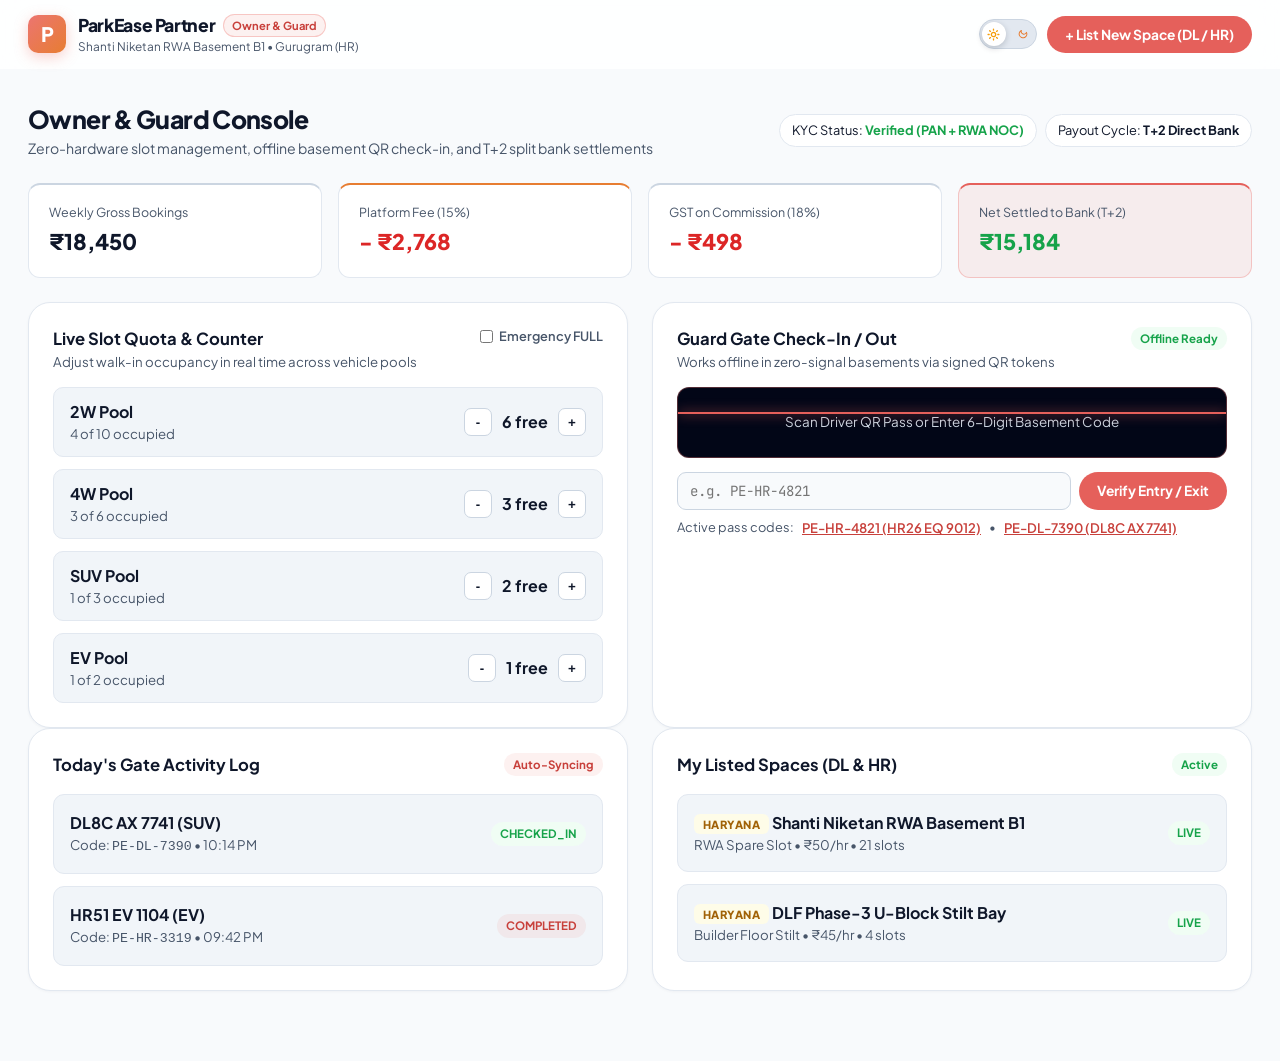
<file: ParkEase-Owner-Guard/index.html>
<!DOCTYPE html>
<html lang="en">
<head>
  <meta charset="UTF-8" />
  <meta name="viewport" content="width=device-width, initial-scale=1.0" />
  <title>ParkEase Partner — Owner & Guard Operations Console</title>
  <link rel="stylesheet" href="styles.css" />
  <link rel="preconnect" href="https://fonts.googleapis.com">
  <link rel="preconnect" href="https://fonts.gstatic.com" crossorigin>
  <link href="https://fonts.googleapis.com/css2?family=Plus+Jakarta+Sans:wght@400;500;600;700;800&family=JetBrains+Mono:wght@500;600&display=swap" rel="stylesheet">
</head>
<body>
  <header class="navbar">
    <div class="nav-inner">
      <div class="nav-brand">
        <div class="brand-logo owner-accent">P</div>
        <div>
          <div class="brand-title-line">
            <span class="brand-name">ParkEase Partner</span>
            <span class="region-pill">Owner & Guard</span>
          </div>
          <span class="brand-sub">Shanti Niketan RWA Basement B1 • Gurugram (HR)</span>
        </div>
      </div>

      <div class="nav-actions">
        <button id="themeToggle" class="theme-switch" role="switch" aria-checked="false" aria-label="Toggle Dark Mode" title="Switch Theme">
          <span class="theme-track">
            <span class="theme-icon sun" aria-hidden="true">
              <svg width="13" height="13" viewBox="0 0 24 24" fill="none" stroke="currentColor" stroke-width="2.4" stroke-linecap="round" stroke-linejoin="round"><circle cx="12" cy="12" r="4"/><path d="M12 2v2"/><path d="M12 20v2"/><path d="m4.93 4.93 1.41 1.41"/><path d="m17.66 17.66 1.41 1.41"/><path d="M2 12h2"/><path d="M20 12h2"/><path d="m6.34 17.66-1.41 1.41"/><path d="m19.07 4.93-1.41 1.41"/></svg>
            </span>
            <span class="theme-icon moon" aria-hidden="true">
              <svg width="12" height="12" viewBox="0 0 24 24" fill="none" stroke="currentColor" stroke-width="2.4" stroke-linecap="round" stroke-linejoin="round"><path d="M12 3a6 6 0 0 0 9 9 9 9 0 1 1-9-9Z"/></svg>
            </span>
            <span class="theme-thumb"></span>
          </span>
        </button>

        <button id="openOnboardModalBtn" class="btn-primary">+ List New Space (DL / HR)</button>
      </div>
    </div>
  </header>

  <main class="container">
    <div class="page-head">
      <div>
        <h1>Owner & Guard Console</h1>
        <p class="muted">Zero-hardware slot management, offline basement QR check-in, and T+2 split bank settlements</p>
      </div>
      <div class="pill-group">
        <span class="info-pill">KYC Status: <strong style="color:var(--success)">Verified (PAN + RWA NOC)</strong></span>
        <span class="info-pill">Payout Cycle: <strong>T+2 Direct Bank</strong></span>
      </div>
    </div>

    <!-- Financial Split KPIs -->
    <div class="stats-grid">
      <div class="stat-card">
        <span class="stat-label">Weekly Gross Bookings</span>
        <strong class="stat-num" id="ownerGrossKpi">₹18,450</strong>
      </div>
      <div class="stat-card">
        <span class="stat-label">Platform Fee (15%)</span>
        <strong class="stat-num danger" id="ownerCommKpi">- ₹2,768</strong>
      </div>
      <div class="stat-card">
        <span class="stat-label">GST on Commission (18%)</span>
        <strong class="stat-num danger" id="ownerGstKpi">- ₹498</strong>
      </div>
      <div class="stat-card accent">
        <span class="stat-label">Net Settled to Bank (T+2)</span>
        <strong class="stat-num success" id="ownerNetKpi">₹15,184</strong>
      </div>
    </div>

    <!-- Slot Quota + Offline Guard Gate Check-In -->
    <div class="two-col-grid">
      <div class="surface-card">
        <div class="card-top">
          <div>
            <h3>Live Slot Quota & Counter</h3>
            <p class="card-sub">Adjust walk-in occupancy in real time across vehicle pools</p>
          </div>
          <label class="switch-pill">
            <input type="checkbox" id="emergencyFullToggle" />
            <span>Emergency FULL</span>
          </label>
        </div>
        <div id="ownerInventoryControls" class="quota-list"></div>
      </div>

      <div class="surface-card">
        <div class="card-top">
          <div>
            <h3>Guard Gate Check-In / Out</h3>
            <p class="card-sub">Works offline in zero-signal basements via signed QR tokens</p>
          </div>
          <span class="status-badge success">Offline Ready</span>
        </div>

        <div class="scanner-viewport">
          <div class="laser-line"></div>
          <p>Scan Driver QR Pass or Enter 6-Digit Basement Code</p>
        </div>

        <div class="code-entry-row">
          <input type="text" id="manualCodeInput" placeholder="e.g. PE-HR-4821" />
          <button id="verifyCheckInBtn" class="btn-primary">Verify Entry / Exit</button>
        </div>

        <div class="demo-helper">
          <span>Active pass codes:</span>
          <button class="text-btn" data-sample="PE-HR-4821">PE-HR-4821 (HR26 EQ 9012)</button>
          <span>•</span>
          <button class="text-btn" data-sample="PE-DL-7390">PE-DL-7390 (DL8C AX 7741)</button>
        </div>
        <div id="scanResultLog" class="scan-feedback"></div>
      </div>
    </div>

    <!-- Recent Arrivals & Submitted Spaces -->
    <div class="two-col-grid">
      <div class="surface-card">
        <div class="card-top">
          <h3>Today's Gate Activity Log</h3>
          <span class="status-badge">Auto-Syncing</span>
        </div>
        <div id="gateLogList" class="queue-stack"></div>
      </div>

      <div class="surface-card">
        <div class="card-top">
          <h3>My Listed Spaces (DL & HR)</h3>
          <span class="status-badge success">Active</span>
        </div>
        <div id="mySpacesList" class="queue-stack"></div>
      </div>
    </div>
  </main>

  <!-- List New Space Modal -->
  <div id="onboardModal" class="modal hidden" role="dialog" aria-modal="true">
    <div class="modal-backdrop" data-close="onboardModal"></div>
    <div class="modal-sheet">
      <div class="modal-head">
        <h3>List Space (New Delhi & Haryana)</h3>
        <button class="close-x" data-close="onboardModal">&times;</button>
      </div>
      <form id="onboardForm" class="modal-content">
        <div class="form-grid">
          <div class="field">
            <label>State / UT (Phase 1)</label>
            <select id="newState">
              <option value="DL">New Delhi (DL)</option>
              <option value="HR" selected>Haryana (HR)</option>
              <option value="OTHER" disabled>Other Indian States (Phase 2)</option>
            </select>
          </div>
          <div class="field">
            <label>Micro-Market</label>
            <select id="newMarket">
              <option value="Saket & Hauz Khas">Saket & Hauz Khas (DL)</option>
              <option value="CP & AIIMS">CP & AIIMS (DL)</option>
              <option value="Gurugram Cyber Hub / Medanta" selected>Gurugram Cyber Hub / Medanta (HR)</option>
              <option value="Faridabad Sec-15">Faridabad Sec-15 (HR)</option>
            </select>
          </div>
          <div class="field span-2">
            <label>Space Title & Locality</label>
            <input type="text" id="newTitle" required placeholder="e.g., J-44 Saket Builder Floor Stilt, New Delhi" />
          </div>
          <div class="field">
            <label>Space Type</label>
            <select id="newType">
              <option value="Builder Floor / Stilt">Builder Floor / Stilt</option>
              <option value="RWA Spare Slot">RWA Spare Slot</option>
              <option value="Clinic / Market Frontage">Clinic / Market Frontage</option>
            </select>
          </div>
          <div class="field">
            <label>Hourly Rate (₹)</label>
            <input type="number" id="newHourlyRate" value="50" min="10" max="500" required />
          </div>
          <div class="field">
            <label>Reserved Quota</label>
            <input type="number" id="newSlots" value="3" min="1" max="50" required />
          </div>
          <div class="field">
            <label>Clearance Height</label>
            <input type="text" id="newHeight" value="2.15m (Fits SUV)" required />
          </div>
          <div class="field span-2">
            <label>Entry-Gate Instructions</label>
            <input type="text" id="newInstructions" required placeholder="Enter from Gate 2 beside Metro Pillar; show QR to guard" />
          </div>
        </div>
        <div class="modal-actions">
          <button type="button" class="btn-ghost" data-close="onboardModal">Cancel</button>
          <button type="submit" class="btn-primary">Submit for KYC Approval</button>
        </div>
      </form>
    </div>
  </div>

  <div id="toast" class="toast hidden"></div>
  <script src="app.js"></script>
</body>
</html>
</file>
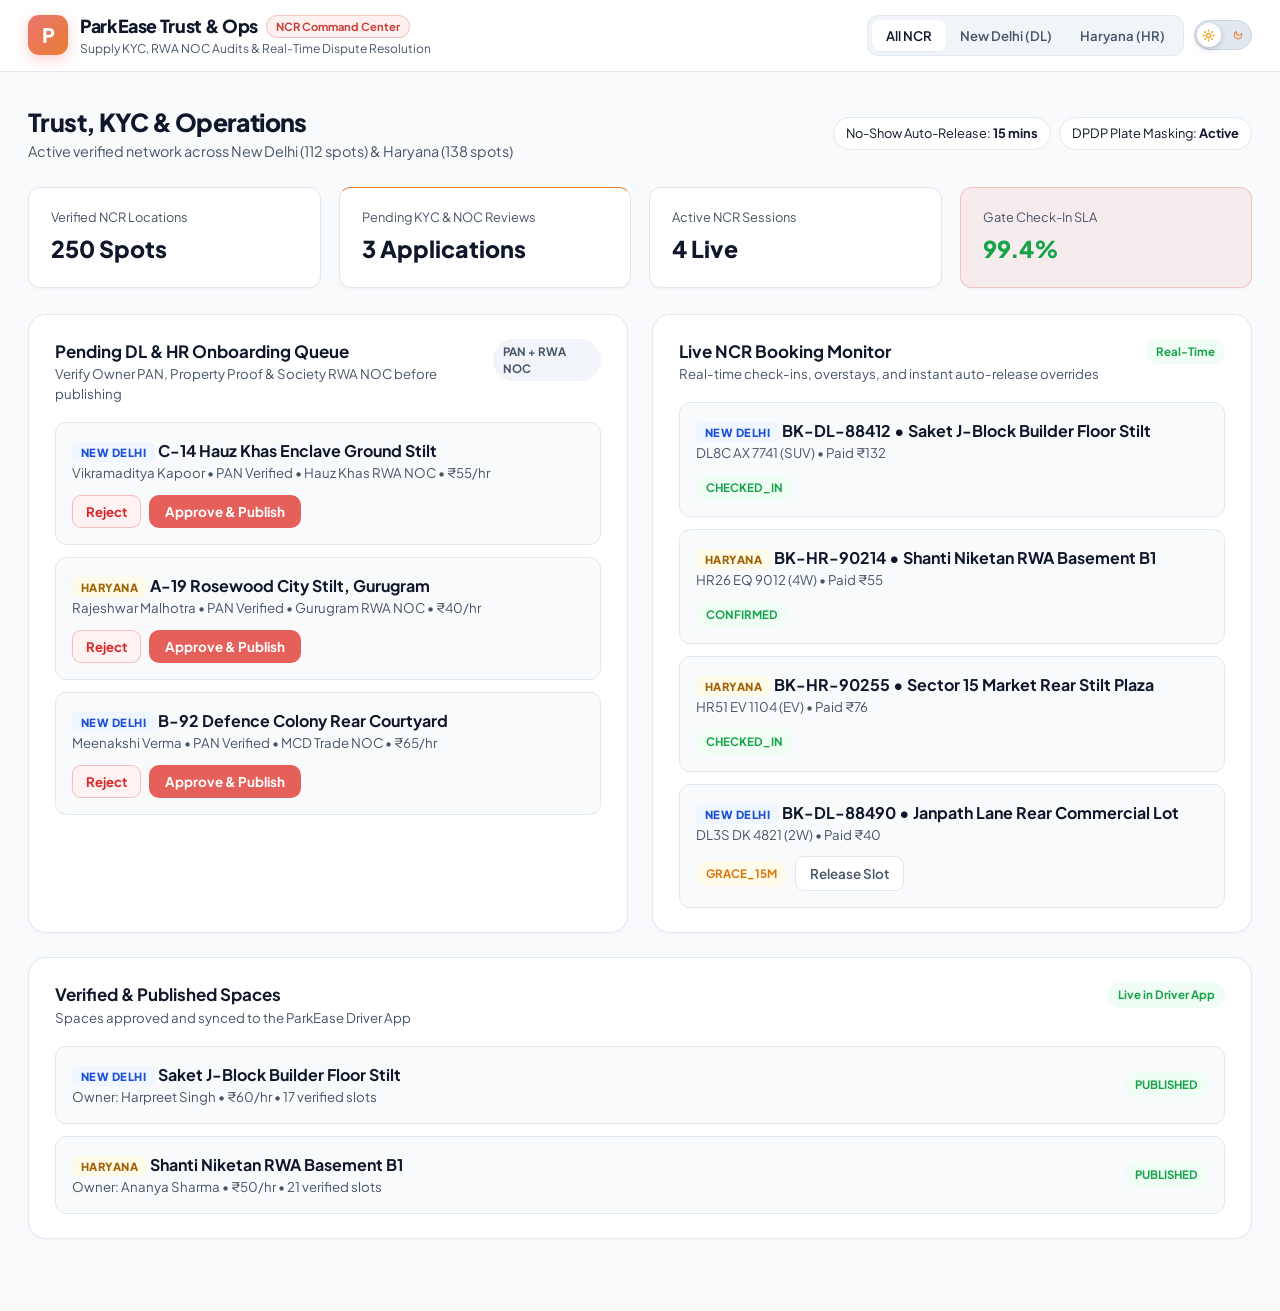
<file: ParkEase-Trust-Ops/index.html>
<!DOCTYPE html>
<html lang="en">
<head>
  <meta charset="UTF-8" />
  <meta name="viewport" content="width=device-width, initial-scale=1.0" />
  <title>ParkEase Trust & Ops — KYC Verification & NCR Command Center</title>
  <link rel="stylesheet" href="styles.css" />
  <link rel="preconnect" href="https://fonts.googleapis.com">
  <link rel="preconnect" href="https://fonts.gstatic.com" crossorigin>
  <link href="https://fonts.googleapis.com/css2?family=Plus+Jakarta+Sans:wght@400;500;600;700;800&family=JetBrains+Mono:wght@500;600&display=swap" rel="stylesheet">
</head>
<body>
  <header class="navbar">
    <div class="nav-inner">
      <div class="nav-brand">
        <div class="brand-logo admin-accent">P</div>
        <div>
          <div class="brand-title-line">
            <span class="brand-name">ParkEase Trust & Ops</span>
            <span class="region-pill">NCR Command Center</span>
          </div>
          <span class="brand-sub">Supply KYC, RWA NOC Audits & Real-Time Dispute Resolution</span>
        </div>
      </div>

      <div class="nav-actions">
        <div class="state-segment" role="group" aria-label="Filter by State">
          <button class="seg-btn active" data-state="all">All NCR</button>
          <button class="seg-btn" data-state="DL">New Delhi (DL)</button>
          <button class="seg-btn" data-state="HR">Haryana (HR)</button>
        </div>

        <button id="themeToggle" class="theme-switch" role="switch" aria-checked="false" aria-label="Toggle Dark Mode" title="Switch Theme">
          <span class="theme-track">
            <span class="theme-icon sun" aria-hidden="true">
              <svg width="13" height="13" viewBox="0 0 24 24" fill="none" stroke="currentColor" stroke-width="2.4" stroke-linecap="round" stroke-linejoin="round"><circle cx="12" cy="12" r="4"/><path d="M12 2v2"/><path d="M12 20v2"/><path d="m4.93 4.93 1.41 1.41"/><path d="m17.66 17.66 1.41 1.41"/><path d="M2 12h2"/><path d="M20 12h2"/><path d="m6.34 17.66-1.41 1.41"/><path d="m19.07 4.93-1.41 1.41"/></svg>
            </span>
            <span class="theme-icon moon" aria-hidden="true">
              <svg width="12" height="12" viewBox="0 0 24 24" fill="none" stroke="currentColor" stroke-width="2.4" stroke-linecap="round" stroke-linejoin="round"><path d="M12 3a6 6 0 0 0 9 9 9 9 0 1 1-9-9Z"/></svg>
            </span>
            <span class="theme-thumb"></span>
          </span>
        </button>
      </div>
    </div>
  </header>

  <main class="container">
    <div class="page-head">
      <div>
        <h1>Trust, KYC & Operations</h1>
        <p class="muted">Active verified network across New Delhi (112 spots) & Haryana (138 spots)</p>
      </div>
      <div class="pill-group">
        <span class="info-pill">No-Show Auto-Release: <strong>15 mins</strong></span>
        <span class="info-pill">DPDP Plate Masking: <strong>Active</strong></span>
      </div>
    </div>

    <!-- Operations KPIs -->
    <div class="stats-grid">
      <div class="stat-card">
        <span class="stat-label">Verified NCR Locations</span>
        <strong class="stat-num" id="verifiedCountKpi">250 Spots</strong>
      </div>
      <div class="stat-card">
        <span class="stat-label">Pending KYC & NOC Reviews</span>
        <strong class="stat-num" id="pendingCountKpi">3 Applications</strong>
      </div>
      <div class="stat-card">
        <span class="stat-label">Active NCR Sessions</span>
        <strong class="stat-num" id="activeSessionsKpi">4 Live</strong>
      </div>
      <div class="stat-card accent">
        <span class="stat-label">Gate Check-In SLA</span>
        <strong class="stat-num success">99.4%</strong>
      </div>
    </div>

    <div class="two-col-grid">
      <!-- Pending KYC Queue -->
      <div class="surface-card">
        <div class="card-top">
          <div>
            <h3>Pending DL & HR Onboarding Queue</h3>
            <p class="card-sub">Verify Owner PAN, Property Proof & Society RWA NOC before publishing</p>
          </div>
          <span class="status-badge">PAN + RWA NOC</span>
        </div>
        <div id="approvalQueueList" class="queue-stack"></div>
      </div>

      <!-- Live NCR Booking Monitor -->
      <div class="surface-card">
        <div class="card-top">
          <div>
            <h3>Live NCR Booking Monitor</h3>
            <p class="card-sub">Real-time check-ins, overstays, and instant auto-release overrides</p>
          </div>
          <span class="status-badge success">Real-Time</span>
        </div>
        <div id="adminBookingsList" class="queue-stack"></div>
      </div>
    </div>

    <!-- Recently Approved Live Inventory -->
    <div class="surface-card">
      <div class="card-top">
        <div>
          <h3>Verified & Published Spaces</h3>
          <p class="card-sub">Spaces approved and synced to the ParkEase Driver App</p>
        </div>
        <span class="status-badge success">Live in Driver App</span>
      </div>
      <div id="approvedRegistryList" class="queue-stack"></div>
    </div>
  </main>

  <div id="toast" class="toast hidden"></div>
  <script src="app.js"></script>
</body>
</html>
</file>
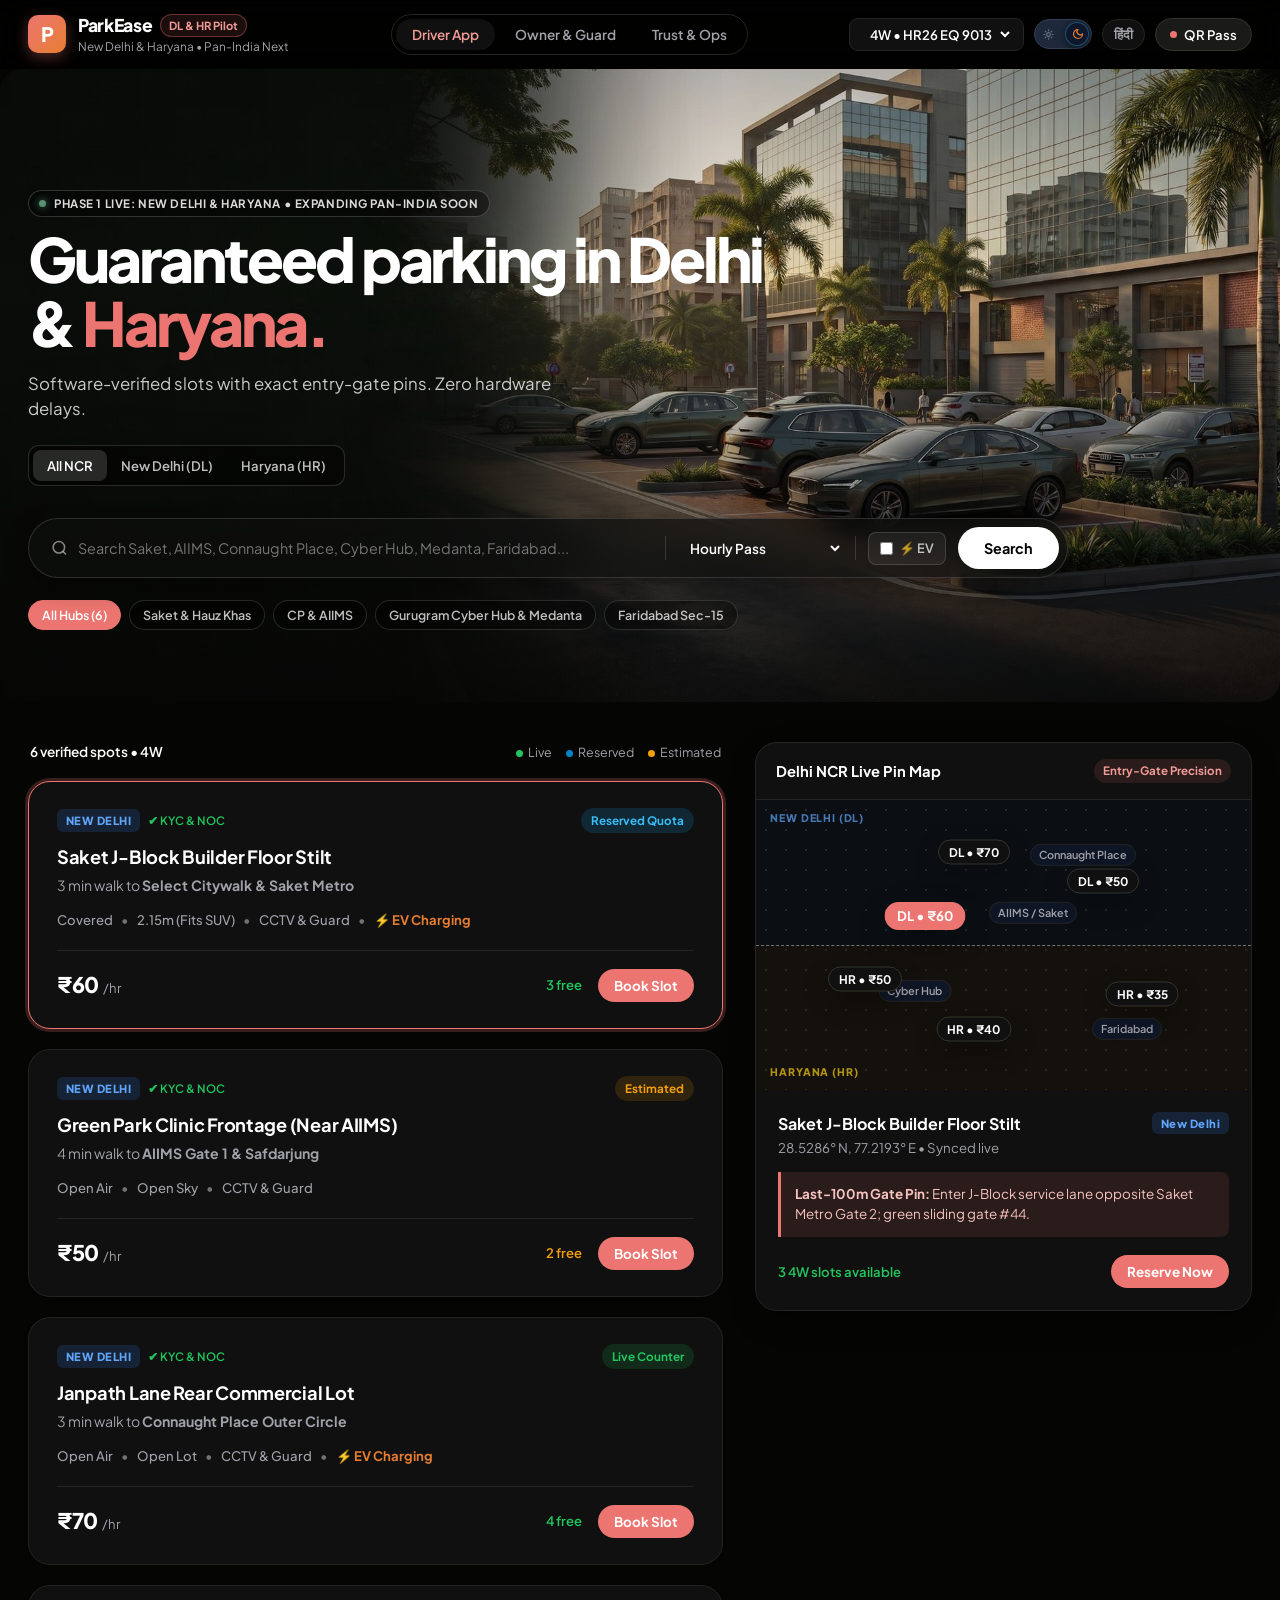
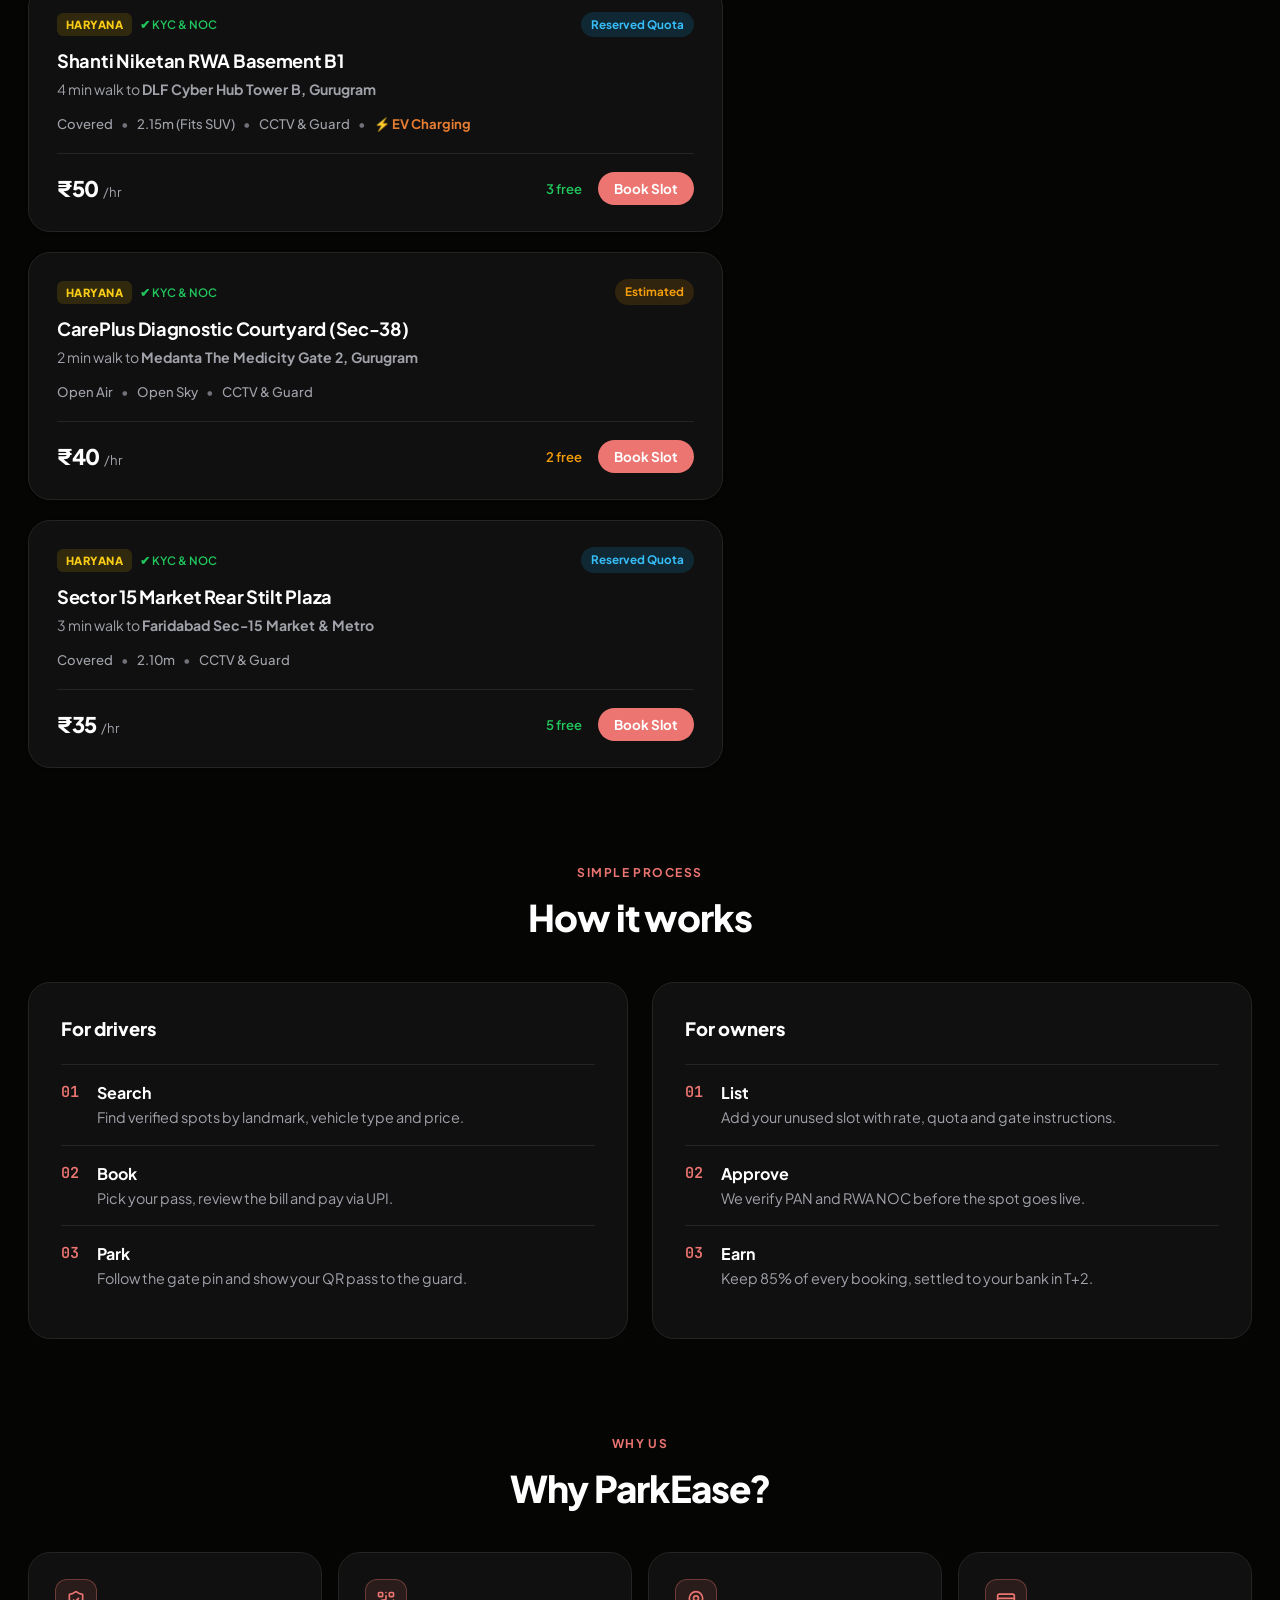
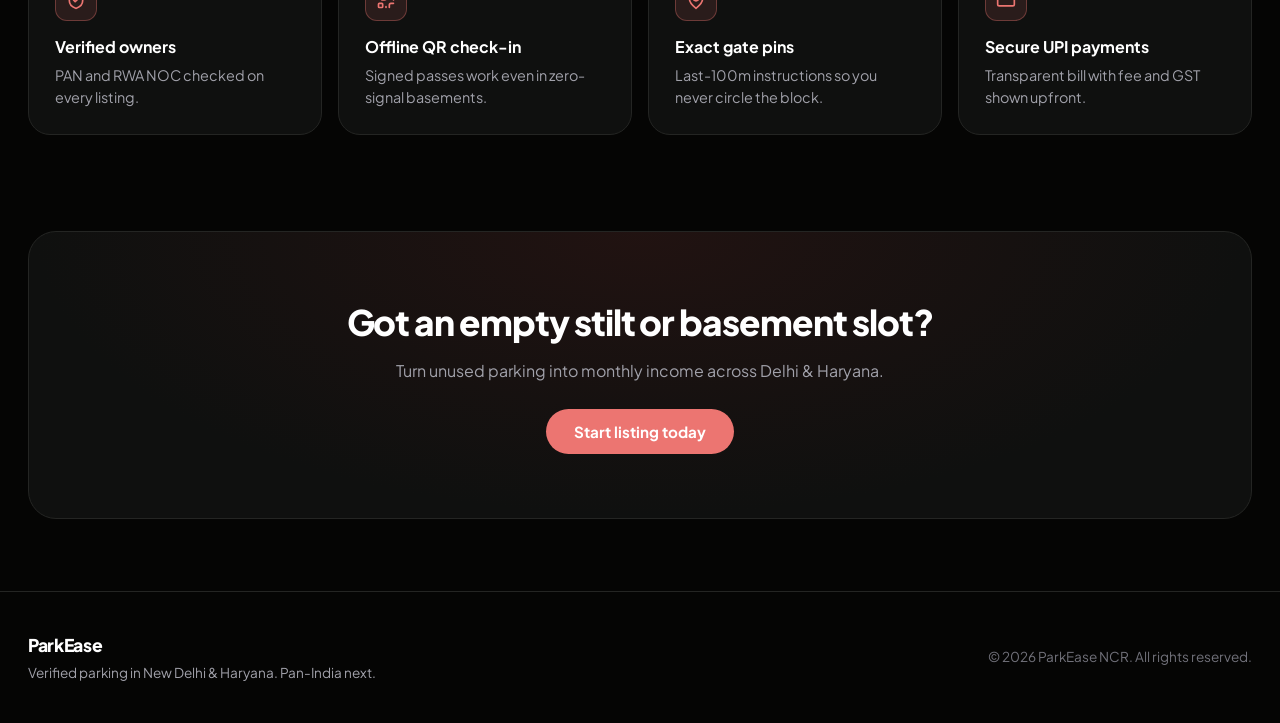
<file: parkeasenew/index.html>
<!DOCTYPE html>
<html lang="en">
<head>
  <meta charset="UTF-8" />
  <meta name="viewport" content="width=device-width, initial-scale=1.0" />
  <title>ParkEase NCR — Verified Parking in New Delhi & Haryana</title>
  <link rel="stylesheet" href="styles.css" />
  <link rel="preconnect" href="https://fonts.googleapis.com">
  <link rel="preconnect" href="https://fonts.gstatic.com" crossorigin>
  <link href="https://fonts.googleapis.com/css2?family=Plus+Jakarta+Sans:wght@400;500;600;700;800&family=JetBrains+Mono:wght@500;600&display=swap" rel="stylesheet">
</head>
<body>
  <!-- Clean Glassmorphic Top Navbar -->
  <header class="navbar">
    <div class="nav-inner">
      <div class="nav-brand">
        <div class="brand-logo">P</div>
        <div>
          <div class="brand-title-line">
            <span class="brand-name">ParkEase</span>
            <span class="region-pill">DL & HR Pilot</span>
          </div>
          <span class="brand-sub" data-i18n="tagline">New Delhi & Haryana • Pan-India Next</span>
        </div>
      </div>

      <nav class="nav-tabs" role="tablist">
        <button class="nav-tab active" data-view="driver" data-i18n="nav_driver">Driver App</button>
        <button class="nav-tab" data-view="owner" data-i18n="nav_owner">Owner & Guard</button>
        <button class="nav-tab" data-view="admin" data-i18n="nav_admin">Trust & Ops</button>
      </nav>

      <div class="nav-actions">
        <div class="vehicle-selector">
          <span id="activeVehicleIcon"></span>
          <select id="globalVehicleSelect" aria-label="Select Vehicle">
            <option value="2W">2W • DL3S DK 4323</option>
            <option value="4W" selected>4W • HR26 EQ 9013</option>
            <option value="SUV">SUV • DL8C AQ 7743</option>
            <option value="EV">EV • HR51 EV 1105</option>
          </select>
        </div>

        <!-- Animated Pill Dark Mode Switch -->
        <button id="themeToggle" class="theme-switch" role="switch" aria-checked="false" aria-label="Toggle Dark Mode" title="Switch Theme">
          <span class="theme-track">
            <span class="theme-icon sun" aria-hidden="true">
              <svg width="13" height="13" viewBox="0 0 24 24" fill="none" stroke="currentColor" stroke-width="2.4" stroke-linecap="round" stroke-linejoin="round"><circle cx="12" cy="12" r="4"/><path d="M12 2v2"/><path d="M12 20v2"/><path d="m4.93 4.93 1.41 1.41"/><path d="m17.66 17.66 1.41 1.41"/><path d="M2 12h2"/><path d="M20 12h2"/><path d="m6.34 17.66-1.41 1.41"/><path d="m19.07 4.93-1.41 1.41"/></svg>
            </span>
            <span class="theme-icon moon" aria-hidden="true">
              <svg width="12" height="12" viewBox="0 0 24 24" fill="none" stroke="currentColor" stroke-width="2.4" stroke-linecap="round" stroke-linejoin="round"><path d="M12 3a6 6 0 0 0 9 9 9 9 0 1 1-9-9Z"/></svg>
            </span>
            <span class="theme-thumb"></span>
          </span>
        </button>

        <button id="langToggle" class="icon-btn" title="Switch Language">हिंदी</button>

        <button id="myPassBtn" class="btn-pass">
          <span class="pass-dot"></span>
          <span data-i18n="active_pass">QR Pass</span>
          <span id="passBadge" class="badge-count hidden">1</span>
        </button>
      </div>
    </div>
  </header>

  <!-- Main Workspace -->
  <main class="container">

    <!-- ==================== VIEW 1: DRIVER DISCOVERY ==================== -->
    <section id="view-driver" class="view-section active">

      <!-- Sleek Hero & Search Dock -->
      <div class="hero-card">
        <div class="hero-top">
          <div>
            <div class="eyebrow">
              <span class="pulse-dot"></span>
              <span>PHASE 1 LIVE: NEW DELHI & HARYANA • EXPANDING PAN-INDIA SOON</span>
            </div>
            <h1 data-i18n="hero_title">Guaranteed parking in Delhi &amp; <span class="accent">Haryana.</span></h1>
            <p class="hero-subtitle" data-i18n="hero_sub">Software-verified slots with exact entry-gate pins. Zero hardware delays.</p>
          </div>

          <!-- State Segmented Switch -->
          <div class="state-segment" role="group" aria-label="Filter by State">
            <button class="seg-btn active" data-state="all">All NCR</button>
            <button class="seg-btn" data-state="DL">New Delhi (DL)</button>
            <button class="seg-btn" data-state="HR">Haryana (HR)</button>
          </div>
        </div>

        <!-- Unified Search & Filter Bar -->
        <div class="search-dock">
          <div class="search-box">
            <svg width="18" height="18" viewBox="0 0 24 24" fill="none" stroke="currentColor" stroke-width="2.2"><circle cx="11" cy="11" r="8"/><path d="m21 21-4.3-4.3"/></svg>
            <input type="text" id="landmarkSearch" placeholder="Search Saket, AIIMS, Connaught Place, Cyber Hub, Medanta, Faridabad..." />
          </div>

          <div class="dock-divider"></div>

          <select id="durationFilter" class="dock-select" aria-label="Pass Duration">
            <option value="hourly">Hourly Pass</option>
            <option value="daily">Full-Day Pass</option>
            <option value="monthly">Monthly Commuter</option>
          </select>

          <div class="dock-divider"></div>

          <div class="toggle-pills">
            <label class="pill-toggle">
              <input type="checkbox" id="filterEv" />
              <span>⚡ EV</span>
            </label>
          </div>
          <button type="button" id="searchBtn" class="search-btn">Search</button>
        </div>

        <!-- Clean Micro-Market Quick Chips -->
        <div class="market-bar">
          <button class="market-chip active" data-market="all">All Hubs (6)</button>
          <button class="market-chip" data-market="dl-south">Saket & Hauz Khas</button>
          <button class="market-chip" data-market="dl-central">CP & AIIMS</button>
          <button class="market-chip" data-market="hr-ggn">Gurugram Cyber Hub & Medanta</button>
          <button class="market-chip" data-market="hr-fbd">Faridabad Sec-15</button>
        </div>
      </div>

      <!-- Spacious 2-Column Split Workspace -->
      <div class="workspace-grid">
        <!-- Left: Breathable, Uncluttered Spot Cards -->
        <div class="listings-col">
          <div class="list-header">
            <span id="resultsCount" class="results-label">6 verified spots</span>
            <div class="legend-inline">
              <span><i class="dot live"></i>Live</span>
              <span><i class="dot reserved"></i>Reserved</span>
              <span><i class="dot estimated"></i>Estimated</span>
            </div>
          </div>
          <div id="listingsContainer" class="cards-stack"></div>
        </div>

        <!-- Right: Interactive NCR Map & Selected Gate Inspector -->
        <aside class="map-col">
          <div class="map-panel">
            <div class="map-header">
              <span class="map-heading">Delhi NCR Live Pin Map</span>
              <span class="gate-chip">Entry-Gate Precision</span>
            </div>

            <div class="ncr-canvas" id="simulatedMap">
              <div class="zone-label dl">NEW DELHI (DL)</div>
              <div class="zone-label hr">HARYANA (HR)</div>
              <div class="ncr-border"></div>

              <!-- Subtle Geographic Landmarks -->
              <div class="landmark-dot" style="top: 19%; left: 66%;">Connaught Place</div>
              <div class="landmark-dot" style="top: 39%; left: 56%;">AIIMS / Saket</div>
              <div class="landmark-dot" style="top: 66%; left: 32%;">Cyber Hub</div>
              <div class="landmark-dot" style="top: 79%; left: 75%;">Faridabad</div>

              <div id="mapPinsContainer"></div>
            </div>

            <div id="selectedSpotPreview" class="inspector-card"></div>
          </div>
        </aside>
      </div>

      <!-- How it works -->
      <div class="section-head">
        <span class="kicker">Simple process</span>
        <h2>How it works</h2>
      </div>
      <div class="steps-grid">
        <div class="steps-card">
          <h3>For drivers</h3>
          <div class="step-row"><span class="step-num">01</span><div><h4>Search</h4><p>Find verified spots by landmark, vehicle type and price.</p></div></div>
          <div class="step-row"><span class="step-num">02</span><div><h4>Book</h4><p>Pick your pass, review the bill and pay via UPI.</p></div></div>
          <div class="step-row"><span class="step-num">03</span><div><h4>Park</h4><p>Follow the gate pin and show your QR pass to the guard.</p></div></div>
        </div>
        <div class="steps-card">
          <h3>For owners</h3>
          <div class="step-row"><span class="step-num">01</span><div><h4>List</h4><p>Add your unused slot with rate, quota and gate instructions.</p></div></div>
          <div class="step-row"><span class="step-num">02</span><div><h4>Approve</h4><p>We verify PAN and RWA NOC before the spot goes live.</p></div></div>
          <div class="step-row"><span class="step-num">03</span><div><h4>Earn</h4><p>Keep 85% of every booking, settled to your bank in T+2.</p></div></div>
        </div>
      </div>

      <!-- Why ParkEase -->
      <div class="section-head">
        <span class="kicker">Why us</span>
        <h2>Why ParkEase?</h2>
      </div>
      <div class="trust-grid">
        <div class="trust-card"><span class="ico"><svg width="20" height="20" viewBox="0 0 24 24" fill="none" stroke="currentColor" stroke-width="2" stroke-linecap="round" stroke-linejoin="round"><path d="M20 13c0 5-3.5 7.5-7.66 8.95a1 1 0 0 1-.67-.01C7.5 20.5 4 18 4 13V6a1 1 0 0 1 1-1c2 0 4.5-1.2 6.24-2.72a1.17 1.17 0 0 1 1.52 0C14.51 3.81 17 5 19 5a1 1 0 0 1 1 1z"/><path d="m9 12 2 2 4-4"/></svg></span><h4>Verified owners</h4><p>PAN and RWA NOC checked on every listing.</p></div>
        <div class="trust-card"><span class="ico"><svg width="20" height="20" viewBox="0 0 24 24" fill="none" stroke="currentColor" stroke-width="2" stroke-linecap="round" stroke-linejoin="round"><rect width="5" height="5" x="3" y="3" rx="1"/><rect width="5" height="5" x="16" y="3" rx="1"/><rect width="5" height="5" x="3" y="16" rx="1"/><path d="M21 16h-3a2 2 0 0 0-2 2v3"/><path d="M12 7v3a2 2 0 0 1-2 2H7"/><path d="M12 3h.01"/><path d="M21 12v.01"/><path d="M12 21v-1"/></svg></span><h4>Offline QR check-in</h4><p>Signed passes work even in zero-signal basements.</p></div>
        <div class="trust-card"><span class="ico"><svg width="20" height="20" viewBox="0 0 24 24" fill="none" stroke="currentColor" stroke-width="2" stroke-linecap="round" stroke-linejoin="round"><path d="M20 10c0 6-8 12-8 12s-8-6-8-12a8 8 0 0 1 16 0Z"/><circle cx="12" cy="10" r="3"/></svg></span><h4>Exact gate pins</h4><p>Last-100m instructions so you never circle the block.</p></div>
        <div class="trust-card"><span class="ico"><svg width="20" height="20" viewBox="0 0 24 24" fill="none" stroke="currentColor" stroke-width="2" stroke-linecap="round" stroke-linejoin="round"><rect width="20" height="14" x="2" y="5" rx="2"/><path d="M2 10h20"/></svg></span><h4>Secure UPI payments</h4><p>Transparent bill with fee and GST shown upfront.</p></div>
      </div>

      <!-- CTA -->
      <div class="cta-band">
        <h2>Got an empty stilt or basement slot?</h2>
        <p>Turn unused parking into monthly income across Delhi &amp; Haryana.</p>
        <button type="button" id="ctaListBtn" class="btn-primary">Start listing today</button>
      </div>
    </section>

    <!-- ==================== VIEW 2: OWNER & GUARD CONSOLE ==================== -->
    <section id="view-owner" class="view-section">
      <div class="page-head">
        <div>
          <h2>Owner & Guard Console</h2>
          <p class="muted">Zero-hardware slot management, offline basement QR check-in, and T+2 split settlements</p>
        </div>
        <button id="openOnboardModalBtn" class="btn-primary">+ List Space (DL / HR)</button>
      </div>

      <div class="stats-grid">
        <div class="stat-card">
          <span class="stat-label">Weekly Gross Bookings</span>
          <strong class="stat-num" id="ownerGrossKpi">₹18,450</strong>
        </div>
        <div class="stat-card">
          <span class="stat-label">Platform Fee (15%)</span>
          <strong class="stat-num danger" id="ownerCommKpi">- ₹2,768</strong>
        </div>
        <div class="stat-card">
          <span class="stat-label">GST on Commission (18%)</span>
          <strong class="stat-num danger" id="ownerGstKpi">- ₹498</strong>
        </div>
        <div class="stat-card accent">
          <span class="stat-label">Net Settled to Bank (T+2)</span>
          <strong class="stat-num success" id="ownerNetKpi">₹15,184</strong>
        </div>
      </div>

      <div class="two-col-grid">
        <div class="surface-card">
          <div class="card-top">
            <div>
              <h3>Slot Quota & Counter</h3>
              <p class="card-sub">Shanti Niketan RWA Basement B1 • Gurugram (HR)</p>
            </div>
            <label class="switch-pill">
              <input type="checkbox" id="emergencyFullToggle" />
              <span>Lot FULL</span>
            </label>
          </div>
          <div id="ownerInventoryControls" class="quota-list"></div>
        </div>

        <div class="surface-card">
          <div class="card-top">
            <div>
              <h3>Guard Gate Check-In</h3>
              <p class="card-sub">Works offline in zero-signal basements via signed QR tokens</p>
            </div>
            <span class="status-badge success">Offline Ready</span>
          </div>

          <div class="scanner-viewport">
            <div class="laser-line"></div>
            <p>Scan Driver QR Pass or Enter 6-Digit Basement Code</p>
          </div>

          <div class="code-entry-row">
            <input type="text" id="manualCodeInput" placeholder="e.g. PE-DL-4821" />
            <button id="verifyCheckInBtn" class="btn-primary">Verify Entry / Exit</button>
          </div>

          <div class="demo-helper">
            <span>Demo shortcut:</span>
            <button class="text-btn" id="fillActiveCodeBtn">Auto-fill active booking code</button>
          </div>
          <div id="scanResultLog" class="scan-feedback"></div>
        </div>
      </div>
    </section>

    <!-- ==================== VIEW 3: ADMIN & TRUST OPS ==================== -->
    <section id="view-admin" class="view-section">
      <div class="page-head">
        <div>
          <h2>Trust, KYC & Operations</h2>
          <p class="muted">Supply verification across New Delhi (112 spots) & Haryana (138 spots)</p>
        </div>
        <div class="pill-group">
          <span class="info-pill">No-Show Auto-Release: <strong>15 mins</strong></span>
          <span class="info-pill">DPDP Data Masking: <strong>Active</strong></span>
        </div>
      </div>

      <div class="two-col-grid">
        <div class="surface-card">
          <div class="card-top">
            <h3>Pending DL & HR Onboarding Queue</h3>
            <span class="status-badge">PAN + RWA NOC</span>
          </div>
          <div id="approvalQueueList" class="queue-stack"></div>
        </div>

        <div class="surface-card">
          <div class="card-top">
            <h3>Live NCR Booking Monitor</h3>
            <span class="status-badge success">Real-Time</span>
          </div>
          <div id="adminBookingsList" class="queue-stack"></div>
        </div>
      </div>
    </section>

  </main>

  <footer class="site-footer">
    <div class="footer-inner">
      <div>
        <div class="brand-name">ParkEase</div>
        <p>Verified parking in New Delhi &amp; Haryana. Pan-India next.</p>
      </div>
      <p class="footer-note">&copy; 2026 ParkEase NCR. All rights reserved.</p>
    </div>
  </footer>

  <!-- ==================== MODAL 1: BOOKING SUMMARY ==================== -->
  <div id="bookingModal" class="modal hidden" role="dialog" aria-modal="true">
    <div class="modal-backdrop" data-close="bookingModal"></div>
    <div class="modal-sheet">
      <div class="modal-head">
        <h3 id="modalSpotTitle">Reserve Parking Slot</h3>
        <button class="close-x" data-close="bookingModal">&times;</button>
      </div>
      <div class="modal-content" id="bookingModalBody"></div>
    </div>
  </div>

  <!-- ==================== MODAL 2: DIGITAL QR PASS ==================== -->
  <div id="qrPassModal" class="modal hidden" role="dialog" aria-modal="true">
    <div class="modal-backdrop" data-close="qrPassModal"></div>
    <div class="modal-sheet">
      <div class="modal-head">
        <h3>Digital Entry Pass</h3>
        <button class="close-x" data-close="qrPassModal">&times;</button>
      </div>
      <div class="modal-content" id="qrPassBody"></div>
    </div>
  </div>

  <!-- ==================== MODAL 3: OWNER ONBOARDING ==================== -->
  <div id="onboardModal" class="modal hidden" role="dialog" aria-modal="true">
    <div class="modal-backdrop" data-close="onboardModal"></div>
    <div class="modal-sheet">
      <div class="modal-head">
        <h3>List Space (New Delhi & Haryana)</h3>
        <button class="close-x" data-close="onboardModal">&times;</button>
      </div>
      <form id="onboardForm" class="modal-content">
        <div class="form-grid">
          <div class="field">
            <label>State / UT (Phase 1)</label>
            <select id="newState">
              <option value="DL">New Delhi (DL)</option>
              <option value="HR">Haryana (HR)</option>
              <option value="OTHER" disabled>Other Indian States (Phase 2)</option>
            </select>
          </div>
          <div class="field">
            <label>Micro-Market</label>
            <select id="newMarket">
              <option value="dl-south">Saket & Hauz Khas (DL)</option>
              <option value="dl-central">CP & AIIMS (DL)</option>
              <option value="hr-ggn">Gurugram Cyber Hub / Medanta (HR)</option>
              <option value="hr-fbd">Faridabad Sec-15 (HR)</option>
            </select>
          </div>
          <div class="field span-2">
            <label>Space Title & Locality</label>
            <input type="text" id="newTitle" required placeholder="e.g., J-44 Saket Builder Floor Stilt, New Delhi" />
          </div>
          <div class="field">
            <label>Space Type</label>
            <select id="newType">
              <option value="Builder Floor / Stilt">Builder Floor / Stilt</option>
              <option value="Society Spare Slot">RWA Spare Slot</option>
              <option value="Commercial Frontage">Clinic / Market Frontage</option>
            </select>
          </div>
          <div class="field">
            <label>Hourly Rate (₹)</label>
            <input type="number" id="newHourlyRate" value="50" min="10" max="500" required />
          </div>
          <div class="field">
            <label>Reserved Quota</label>
            <input type="number" id="newSlots" value="2" min="1" max="50" required />
          </div>
          <div class="field">
            <label>Clearance Height</label>
            <input type="text" id="newHeight" value="2.1m (Fits SUV)" required />
          </div>
          <div class="field span-2">
            <label>Entry-Gate Instructions</label>
            <input type="text" id="newInstructions" required placeholder="Enter from Gate 2 beside Metro Pillar; show QR to guard" />
          </div>
        </div>
        <div class="modal-actions">
          <button type="button" class="btn-ghost" data-close="onboardModal">Cancel</button>
          <button type="submit" class="btn-primary">Submit for KYC Approval</button>
        </div>
      </form>
    </div>
  </div>

  <!-- Toast -->
  <div id="toast" class="toast hidden"></div>

  <script src="app.js"></script>
</body>
</html>
</file>
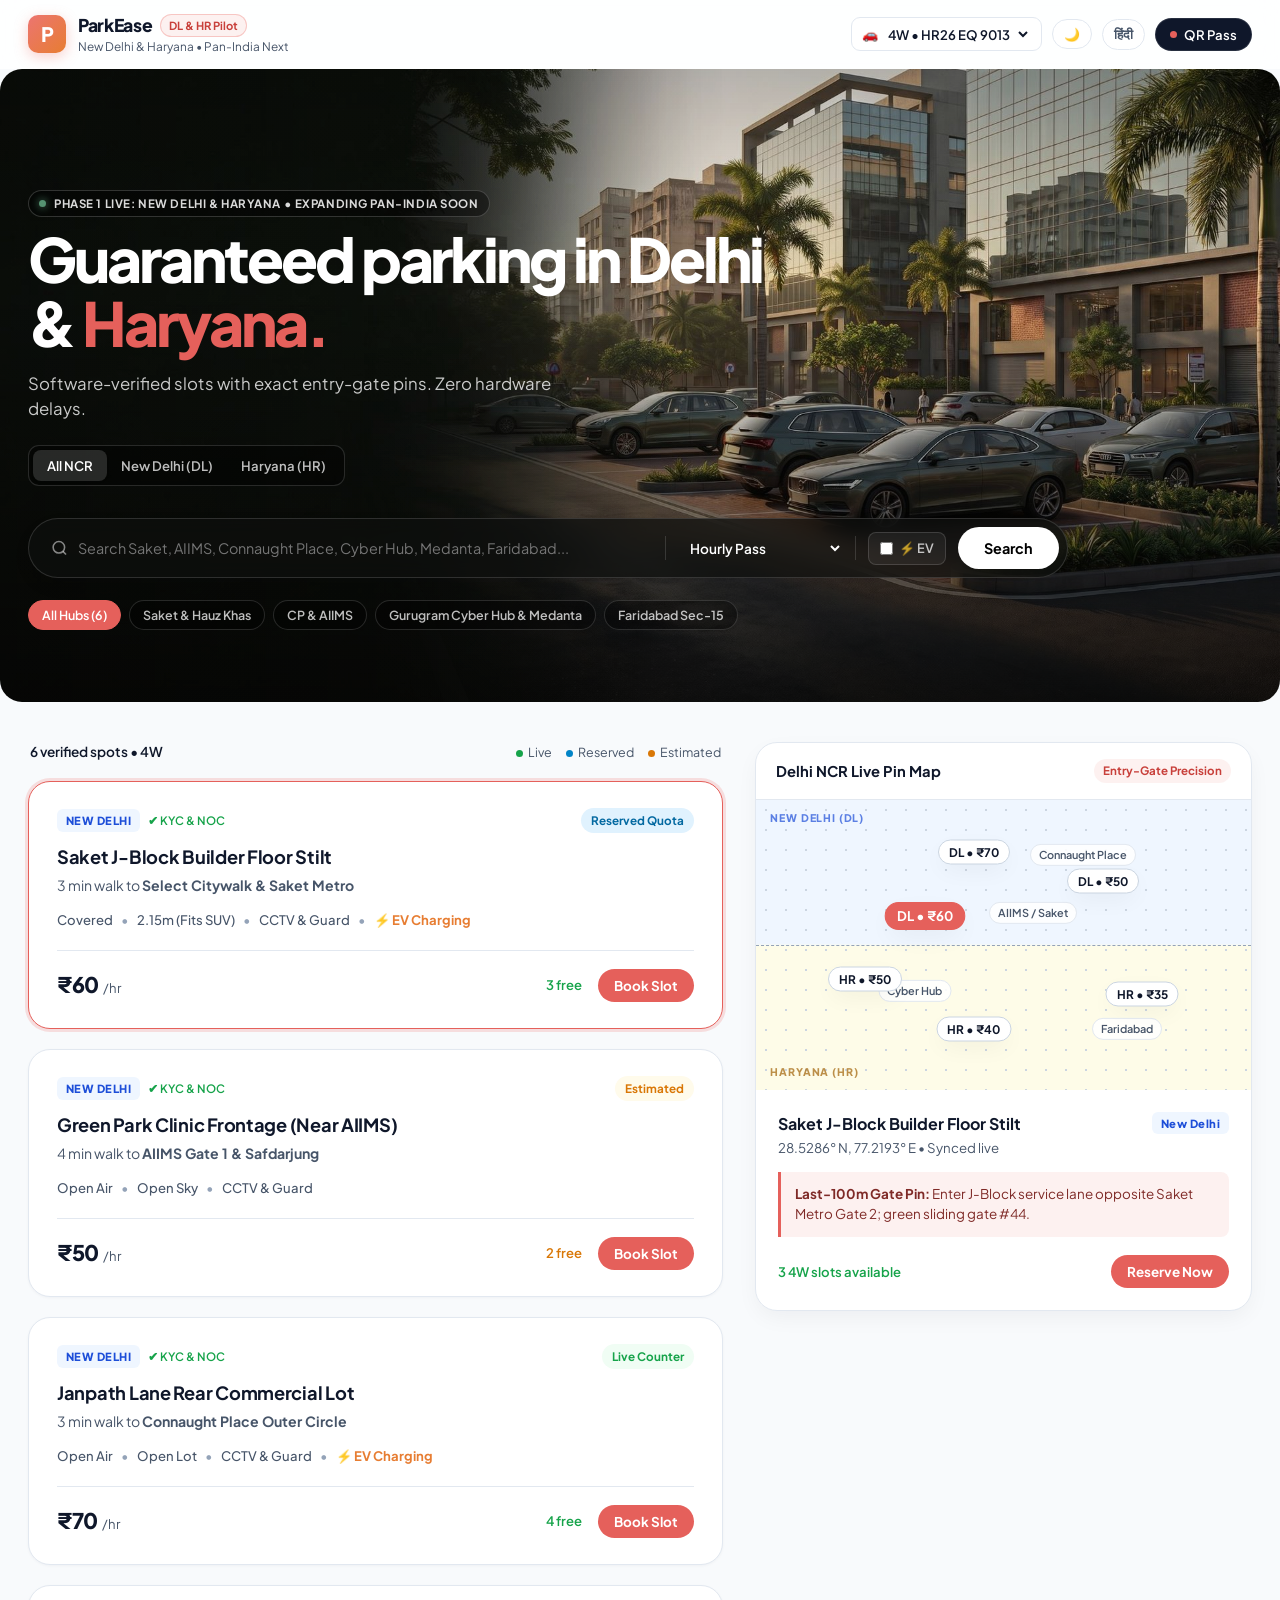
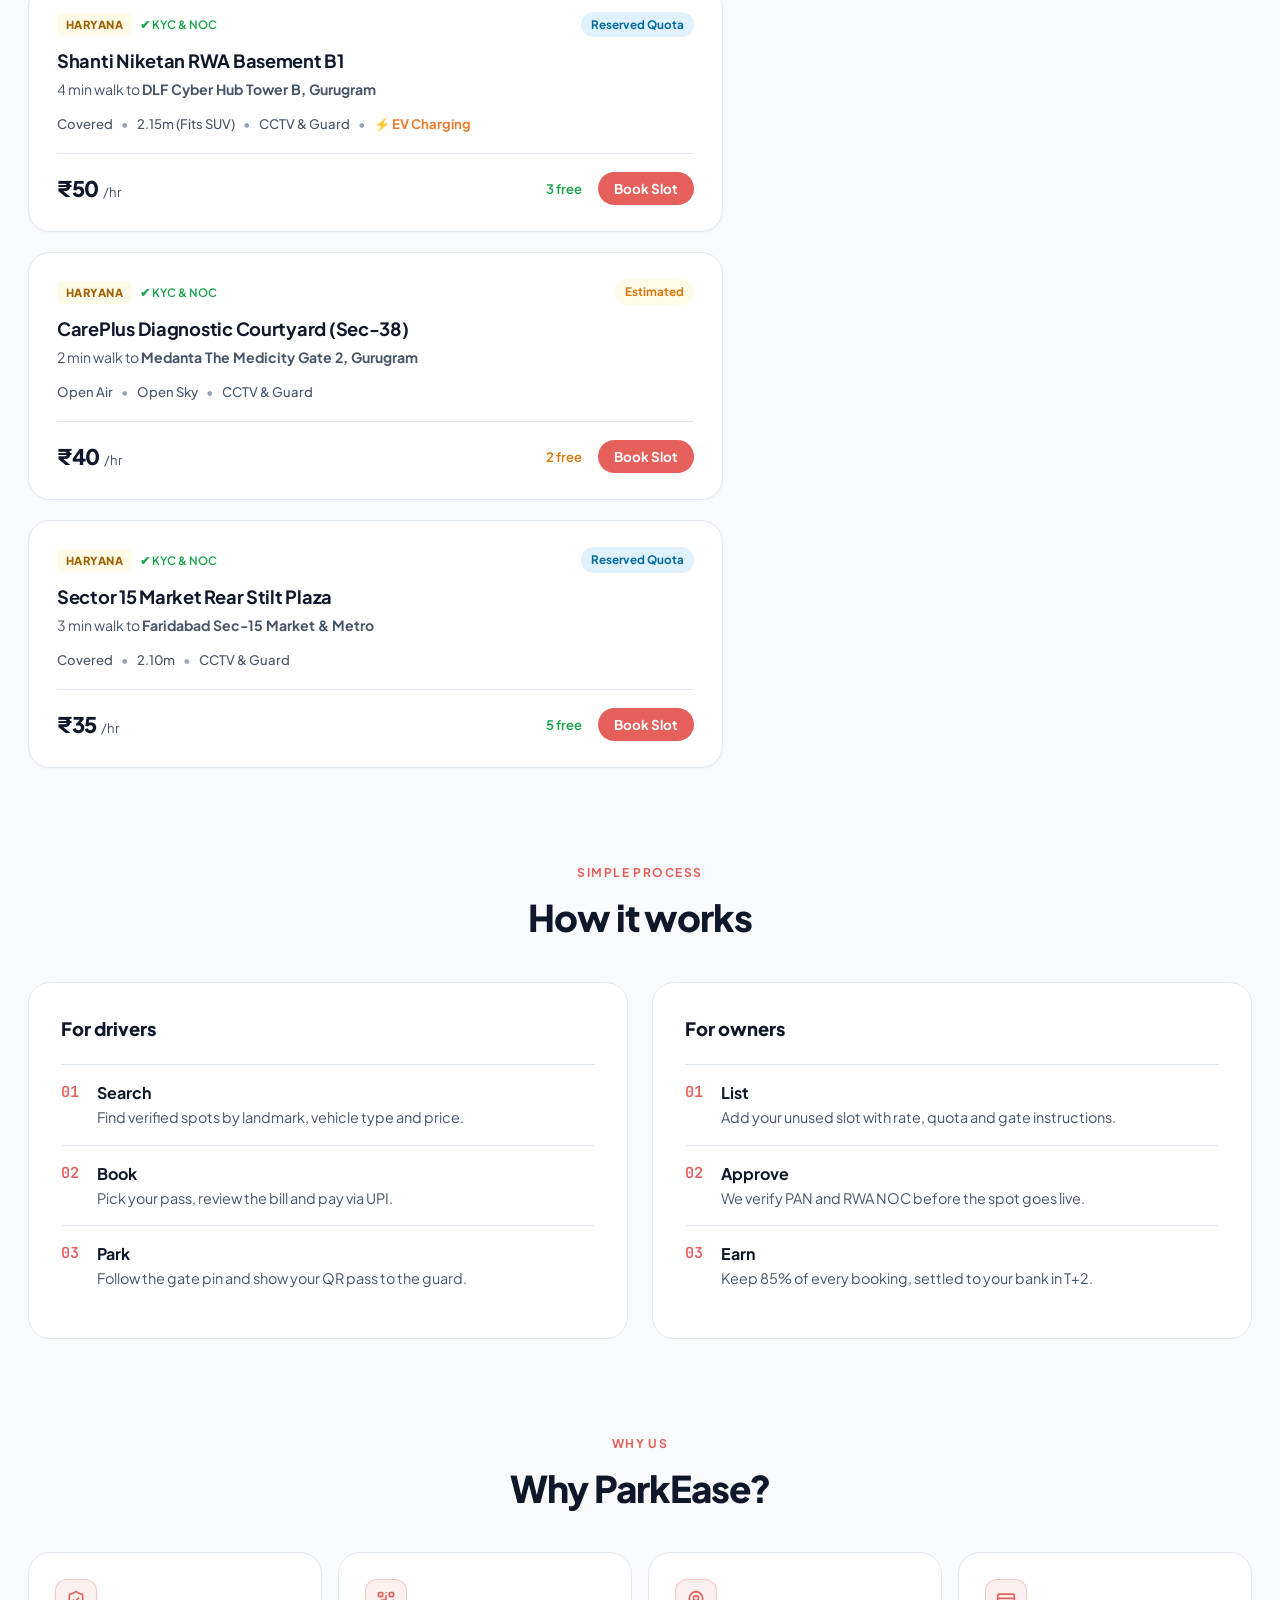
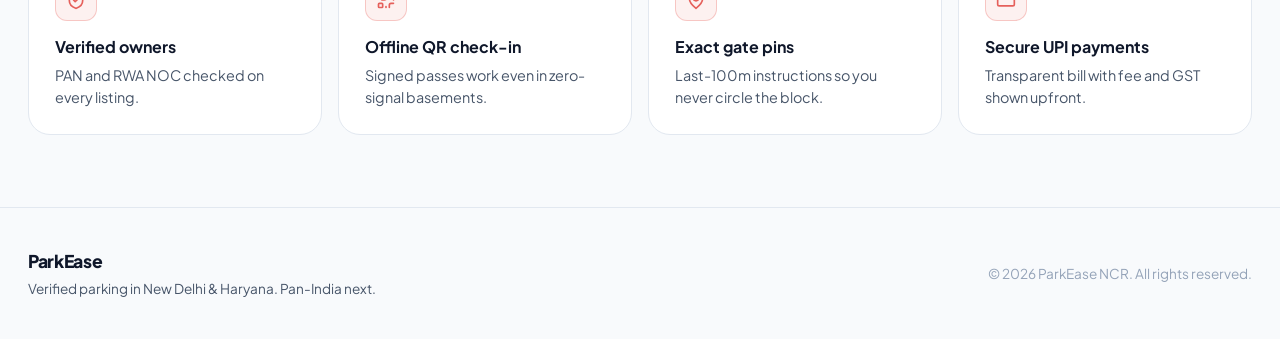
<file: parkease_driver_only/parkease_driver_only/index.html>
<!DOCTYPE html>

<html lang="en">
<head>
<meta charset="utf-8"/>
<meta content="width=device-width, initial-scale=1.0" name="viewport"/>
<title>ParkEase NCR — Verified Parking in New Delhi &amp; Haryana</title>
<link href="styles.css" rel="stylesheet"/>
<link href="https://fonts.googleapis.com" rel="preconnect"/>
<link crossorigin="" href="https://fonts.gstatic.com" rel="preconnect"/>
<link href="https://fonts.googleapis.com/css2?family=Plus+Jakarta+Sans:wght@400;500;600;700;800&amp;family=JetBrains+Mono:wght@500;600&amp;display=swap" rel="stylesheet"/>
</head>
<body>
<!-- Clean Glassmorphic Top Navbar -->
<header class="navbar">
<div class="nav-inner">
<div class="nav-brand">
<div class="brand-logo">P</div>
<div>
<div class="brand-title-line">
<span class="brand-name">ParkEase</span>
<span class="region-pill">DL &amp; HR Pilot</span>
</div>
<span class="brand-sub" data-i18n="tagline">New Delhi &amp; Haryana • Pan-India Next</span>
</div>
</div>

<div class="nav-actions">
<div class="vehicle-selector">
<span id="activeVehicleIcon"></span>
<select aria-label="Select Vehicle" id="globalVehicleSelect">
<option value="2W">2W • DL3S DK 4323</option>
<option selected="" value="4W">4W • HR26 EQ 9013</option>
<option value="SUV">SUV • DL8C AQ 7743</option>
<option value="EV">EV • HR51 EV 1105</option>
</select>
</div>
<!-- Animated Pill Dark Mode Switch -->

<button aria-label="Switch to dark mode" class="icon-btn" id="themeToggle" title="Switch theme" type="button">🌙</button>
<button class="icon-btn" id="langToggle" title="Switch Language">हिंदी</button>
<button class="btn-pass" id="myPassBtn">
<span class="pass-dot"></span>
<span data-i18n="active_pass">QR Pass</span>
<span class="badge-count hidden" id="passBadge">1</span>
</button>
</div>
</div>
</header>
<!-- Main Workspace -->
<main class="container">
<!-- ==================== VIEW 1: DRIVER DISCOVERY ==================== -->
<section class="view-section active" id="view-driver">
<!-- Sleek Hero & Search Dock -->
<div class="hero-card">
<div class="hero-top">
<div>
<div class="eyebrow">
<span class="pulse-dot"></span>
<span>PHASE 1 LIVE: NEW DELHI &amp; HARYANA • EXPANDING PAN-INDIA SOON</span>
</div>
<h1 data-i18n="hero_title">Guaranteed parking in Delhi &amp; <span class="accent">Haryana.</span></h1>
<p class="hero-subtitle" data-i18n="hero_sub">Software-verified slots with exact entry-gate pins. Zero hardware delays.</p>
</div>
<!-- State Segmented Switch -->
<div aria-label="Filter by State" class="state-segment" role="group">
<button class="seg-btn active" data-state="all">All NCR</button>
<button class="seg-btn" data-state="DL">New Delhi (DL)</button>
<button class="seg-btn" data-state="HR">Haryana (HR)</button>
</div>
</div>
<!-- Unified Search & Filter Bar -->
<div class="search-dock">
<div class="search-box">
<svg fill="none" height="18" stroke="currentColor" stroke-width="2.2" viewbox="0 0 24 24" width="18"><circle cx="11" cy="11" r="8"></circle><path d="m21 21-4.3-4.3"></path></svg>
<input id="landmarkSearch" placeholder="Search Saket, AIIMS, Connaught Place, Cyber Hub, Medanta, Faridabad..." type="text"/>
</div>
<div class="dock-divider"></div>
<select aria-label="Pass Duration" class="dock-select" id="durationFilter">
<option value="hourly">Hourly Pass</option>
<option value="daily">Full-Day Pass</option>
<option value="monthly">Monthly Commuter</option>
</select>
<div class="dock-divider"></div>
<div class="toggle-pills">
<label class="pill-toggle">
<input id="filterEv" type="checkbox"/>
<span>⚡ EV</span>
</label>
</div>
<button class="search-btn" id="searchBtn" type="button">Search</button>
</div>
<!-- Clean Micro-Market Quick Chips -->
<div class="market-bar">
<button class="market-chip active" data-market="all">All Hubs (6)</button>
<button class="market-chip" data-market="dl-south">Saket &amp; Hauz Khas</button>
<button class="market-chip" data-market="dl-central">CP &amp; AIIMS</button>
<button class="market-chip" data-market="hr-ggn">Gurugram Cyber Hub &amp; Medanta</button>
<button class="market-chip" data-market="hr-fbd">Faridabad Sec-15</button>
</div>
</div>
<!-- Spacious 2-Column Split Workspace -->
<div class="workspace-grid">
<!-- Left: Breathable, Uncluttered Spot Cards -->
<div class="listings-col">
<div class="list-header">
<span class="results-label" id="resultsCount">6 verified spots</span>
<div class="legend-inline">
<span><i class="dot live"></i>Live</span>
<span><i class="dot reserved"></i>Reserved</span>
<span><i class="dot estimated"></i>Estimated</span>
</div>
</div>
<div class="cards-stack" id="listingsContainer"></div>
</div>
<!-- Right: Interactive NCR Map & Selected Gate Inspector -->
<aside class="map-col">
<div class="map-panel">
<div class="map-header">
<span class="map-heading">Delhi NCR Live Pin Map</span>
<span class="gate-chip">Entry-Gate Precision</span>
</div>
<div class="ncr-canvas" id="simulatedMap">
<div class="zone-label dl">NEW DELHI (DL)</div>
<div class="zone-label hr">HARYANA (HR)</div>
<div class="ncr-border"></div>
<!-- Subtle Geographic Landmarks -->
<div class="landmark-dot" style="top: 19%; left: 66%;">Connaught Place</div>
<div class="landmark-dot" style="top: 39%; left: 56%;">AIIMS / Saket</div>
<div class="landmark-dot" style="top: 66%; left: 32%;">Cyber Hub</div>
<div class="landmark-dot" style="top: 79%; left: 75%;">Faridabad</div>
<div id="mapPinsContainer"></div>
</div>
<div class="inspector-card" id="selectedSpotPreview"></div>
</div>
</aside>
</div>
<!-- How it works -->
<div class="section-head">
<span class="kicker">Simple process</span>
<h2>How it works</h2>
</div>
<div class="steps-grid">
<div class="steps-card">
<h3>For drivers</h3>
<div class="step-row"><span class="step-num">01</span><div><h4>Search</h4><p>Find verified spots by landmark, vehicle type and price.</p></div></div>
<div class="step-row"><span class="step-num">02</span><div><h4>Book</h4><p>Pick your pass, review the bill and pay via UPI.</p></div></div>
<div class="step-row"><span class="step-num">03</span><div><h4>Park</h4><p>Follow the gate pin and show your QR pass to the guard.</p></div></div>
</div>
<div class="steps-card">
<h3>For owners</h3>
<div class="step-row"><span class="step-num">01</span><div><h4>List</h4><p>Add your unused slot with rate, quota and gate instructions.</p></div></div>
<div class="step-row"><span class="step-num">02</span><div><h4>Approve</h4><p>We verify PAN and RWA NOC before the spot goes live.</p></div></div>
<div class="step-row"><span class="step-num">03</span><div><h4>Earn</h4><p>Keep 85% of every booking, settled to your bank in T+2.</p></div></div>
</div>
</div>
<!-- Why ParkEase -->
<div class="section-head">
<span class="kicker">Why us</span>
<h2>Why ParkEase?</h2>
</div>
<div class="trust-grid">
<div class="trust-card"><span class="ico"><svg fill="none" height="20" stroke="currentColor" stroke-linecap="round" stroke-linejoin="round" stroke-width="2" viewbox="0 0 24 24" width="20"><path d="M20 13c0 5-3.5 7.5-7.66 8.95a1 1 0 0 1-.67-.01C7.5 20.5 4 18 4 13V6a1 1 0 0 1 1-1c2 0 4.5-1.2 6.24-2.72a1.17 1.17 0 0 1 1.52 0C14.51 3.81 17 5 19 5a1 1 0 0 1 1 1z"></path><path d="m9 12 2 2 4-4"></path></svg></span><h4>Verified owners</h4><p>PAN and RWA NOC checked on every listing.</p></div>
<div class="trust-card"><span class="ico"><svg fill="none" height="20" stroke="currentColor" stroke-linecap="round" stroke-linejoin="round" stroke-width="2" viewbox="0 0 24 24" width="20"><rect height="5" rx="1" width="5" x="3" y="3"></rect><rect height="5" rx="1" width="5" x="16" y="3"></rect><rect height="5" rx="1" width="5" x="3" y="16"></rect><path d="M21 16h-3a2 2 0 0 0-2 2v3"></path><path d="M12 7v3a2 2 0 0 1-2 2H7"></path><path d="M12 3h.01"></path><path d="M21 12v.01"></path><path d="M12 21v-1"></path></svg></span><h4>Offline QR check-in</h4><p>Signed passes work even in zero-signal basements.</p></div>
<div class="trust-card"><span class="ico"><svg fill="none" height="20" stroke="currentColor" stroke-linecap="round" stroke-linejoin="round" stroke-width="2" viewbox="0 0 24 24" width="20"><path d="M20 10c0 6-8 12-8 12s-8-6-8-12a8 8 0 0 1 16 0Z"></path><circle cx="12" cy="10" r="3"></circle></svg></span><h4>Exact gate pins</h4><p>Last-100m instructions so you never circle the block.</p></div>
<div class="trust-card"><span class="ico"><svg fill="none" height="20" stroke="currentColor" stroke-linecap="round" stroke-linejoin="round" stroke-width="2" viewbox="0 0 24 24" width="20"><rect height="14" rx="2" width="20" x="2" y="5"></rect><path d="M2 10h20"></path></svg></span><h4>Secure UPI payments</h4><p>Transparent bill with fee and GST shown upfront.</p></div>
</div>
<!-- CTA -->

</section>
<!-- ==================== VIEW 2: OWNER & GUARD CONSOLE ==================== -->

<!-- ==================== VIEW 3: ADMIN & TRUST OPS ==================== -->

</main>
<footer class="site-footer">
<div class="footer-inner">
<div>
<div class="brand-name">ParkEase</div>
<p>Verified parking in New Delhi &amp; Haryana. Pan-India next.</p>
</div>
<p class="footer-note">© 2026 ParkEase NCR. All rights reserved.</p>
</div>
</footer>
<!-- ==================== MODAL 1: BOOKING SUMMARY ==================== -->
<div aria-modal="true" class="modal hidden" id="bookingModal" role="dialog">
<div class="modal-backdrop" data-close="bookingModal"></div>
<div class="modal-sheet">
<div class="modal-head">
<h3 id="modalSpotTitle">Reserve Parking Slot</h3>
<button class="close-x" data-close="bookingModal">×</button>
</div>
<div class="modal-content" id="bookingModalBody"></div>
</div>
</div>
<!-- ==================== MODAL 2: DIGITAL QR PASS ==================== -->
<div aria-modal="true" class="modal hidden" id="qrPassModal" role="dialog">
<div class="modal-backdrop" data-close="qrPassModal"></div>
<div class="modal-sheet">
<div class="modal-head">
<h3>Digital Entry Pass</h3>
<button class="close-x" data-close="qrPassModal">×</button>
</div>
<div class="modal-content" id="qrPassBody"></div>
</div>
</div>
<!-- ==================== MODAL 3: OWNER ONBOARDING ==================== -->
<div aria-modal="true" class="modal hidden" id="onboardModal" role="dialog">
<div class="modal-backdrop" data-close="onboardModal"></div>
<div class="modal-sheet">
<div class="modal-head">
<h3>List Space (New Delhi &amp; Haryana)</h3>
<button class="close-x" data-close="onboardModal">×</button>
</div>
<form class="modal-content" id="onboardForm">
<div class="form-grid">
<div class="field">
<label>State / UT (Phase 1)</label>
<select id="newState">
<option value="DL">New Delhi (DL)</option>
<option value="HR">Haryana (HR)</option>
<option disabled="" value="OTHER">Other Indian States (Phase 2)</option>
</select>
</div>
<div class="field">
<label>Micro-Market</label>
<select id="newMarket">
<option value="dl-south">Saket &amp; Hauz Khas (DL)</option>
<option value="dl-central">CP &amp; AIIMS (DL)</option>
<option value="hr-ggn">Gurugram Cyber Hub / Medanta (HR)</option>
<option value="hr-fbd">Faridabad Sec-15 (HR)</option>
</select>
</div>
<div class="field span-2">
<label>Space Title &amp; Locality</label>
<input id="newTitle" placeholder="e.g., J-44 Saket Builder Floor Stilt, New Delhi" required="" type="text"/>
</div>
<div class="field">
<label>Space Type</label>
<select id="newType">
<option value="Builder Floor / Stilt">Builder Floor / Stilt</option>
<option value="Society Spare Slot">RWA Spare Slot</option>
<option value="Commercial Frontage">Clinic / Market Frontage</option>
</select>
</div>
<div class="field">
<label>Hourly Rate (₹)</label>
<input id="newHourlyRate" max="500" min="10" required="" type="number" value="50"/>
</div>
<div class="field">
<label>Reserved Quota</label>
<input id="newSlots" max="50" min="1" required="" type="number" value="2"/>
</div>
<div class="field">
<label>Clearance Height</label>
<input id="newHeight" required="" type="text" value="2.1m (Fits SUV)"/>
</div>
<div class="field span-2">
<label>Entry-Gate Instructions</label>
<input id="newInstructions" placeholder="Enter from Gate 2 beside Metro Pillar; show QR to guard" required="" type="text"/>
</div>
</div>
<div class="modal-actions">
<button class="btn-ghost" data-close="onboardModal" type="button">Cancel</button>
<button class="btn-primary" type="submit">Submit for KYC Approval</button>
</div>
</form>
</div>
</div>
<!-- Toast -->
<div class="toast hidden" id="toast"></div>
<script src="app.js"></script>
</body>
</html>
</file>
<file: ParkEase-Owner-Guard/styles.css>
/* ==========================================================================
   ParkEase NCR - Clean Product UI (Light & Dark Theme System)
   ========================================================================== */
:root {
  --bg: #f8fafc;
  --surface: #ffffff;
  --surface-subtle: #f1f5f9;
  --nav-glass: rgba(255, 255, 255, 0.86);
  --text: #0f172a;
  --text-secondary: #475569;
  --text-muted: #94a3b8;
  --border: #e2e8f0;
  --border-strong: #cbd5e1;

  --brand: #0d9488;
  --brand-dark: #0f766e;
  --brand-soft: #f0fdfa;
  --brand-border: #99f6e4;
  --brand-ring: rgba(13, 148, 136, 0.16);
  --gate-text: #134e4a;

  --dl-bg: #eff6ff;
  --dl-text: #1d4ed8;
  --hr-bg: #fefce8;
  --hr-text: #a16207;

  --reserved-bg: #e0f2fe;
  --reserved-text: #0369a1;

  --success: #16a34a;
  --success-bg: #f0fdf4;
  --warning: #d97706;
  --warning-bg: #fffbeb;
  --danger: #dc2626;

  --active-chip-bg: #0f172a;
  --active-chip-text: #ffffff;

  --map-dl-grad: #eff6ff;
  --map-hr-grad: #fefce8;
  --map-dot: #cbd5e1;
  --landmark-bg: rgba(255, 255, 255, 0.88);

  --radius-lg: 18px;
  --radius-md: 12px;
  --radius-sm: 8px;
  --shadow-sm: 0 1px 3px rgba(15, 23, 42, 0.04);
  --shadow-md: 0 8px 24px -4px rgba(15, 23, 42, 0.06);
  --shadow-lg: 0 20px 40px -8px rgba(15, 23, 42, 0.14);
}

/* ==================== DARK THEME TOKENS ==================== */
[data-theme="dark"] {
  --bg: #090d16;
  --surface: #111827;
  --surface-subtle: #1e293b;
  --nav-glass: rgba(17, 24, 39, 0.84);
  --text: #f1f5f9;
  --text-secondary: #94a3b8;
  --text-muted: #64748b;
  --border: #1e293b;
  --border-strong: #334155;

  --brand: #14b8a6;
  --brand-dark: #2dd4bf;
  --brand-soft: rgba(20, 184, 166, 0.13);
  --brand-border: rgba(45, 212, 191, 0.3);
  --brand-ring: rgba(20, 184, 166, 0.22);
  --gate-text: #99f6e4;

  --dl-bg: rgba(59, 130, 246, 0.16);
  --dl-text: #60a5fa;
  --hr-bg: rgba(234, 179, 8, 0.15);
  --hr-text: #facc15;

  --reserved-bg: rgba(14, 165, 233, 0.16);
  --reserved-text: #38bdf8;

  --success: #22c55e;
  --success-bg: rgba(34, 197, 94, 0.14);
  --warning: #f59e0b;
  --warning-bg: rgba(245, 158, 11, 0.14);
  --danger: #f87171;

  --active-chip-bg: #14b8a6;
  --active-chip-text: #042f2e;

  --map-dl-grad: #0f1b2e;
  --map-hr-grad: #1c1917;
  --map-dot: #334155;
  --landmark-bg: rgba(15, 23, 42, 0.88);

  --shadow-sm: 0 1px 3px rgba(0, 0, 0, 0.3);
  --shadow-md: 0 10px 28px -4px rgba(0, 0, 0, 0.45);
  --shadow-lg: 0 24px 48px -8px rgba(0, 0, 0, 0.65);
}

* {
  box-sizing: border-box;
  margin: 0;
  padding: 0;
}

body {
  font-family: 'Plus Jakarta Sans', -apple-system, BlinkMacSystemFont, sans-serif;
  background: var(--bg);
  color: var(--text);
  line-height: 1.5;
  -webkit-font-smoothing: antialiased;
  transition: background-color 0.25s ease, color 0.25s ease;
}

/* ==================== NAVBAR ==================== */
.navbar {
  position: sticky;
  top: 0;
  z-index: 40;
  background: var(--nav-glass);
  backdrop-filter: blur(14px);
  -webkit-backdrop-filter: blur(14px);
  border-bottom: 1px solid var(--border);
  transition: background-color 0.25s ease, border-color 0.25s ease;
}

.nav-inner {
  max-width: 1320px;
  margin: 0 auto;
  padding: 12px 28px;
  display: flex;
  align-items: center;
  justify-content: space-between;
  gap: 16px;
  flex-wrap: wrap;
}

.nav-brand {
  display: flex;
  align-items: center;
  gap: 12px;
}

.brand-logo {
  width: 38px;
  height: 38px;
  border-radius: 10px;
  background: linear-gradient(135deg, #0d9488, #0f766e);
  color: #fff;
  font-weight: 800;
  font-size: 1.25rem;
  display: grid;
  place-items: center;
  box-shadow: 0 4px 12px rgba(13, 148, 136, 0.3);
}

.brand-title-line {
  display: flex;
  align-items: center;
  gap: 8px;
}

.brand-name {
  font-weight: 800;
  font-size: 1.1rem;
  letter-spacing: -0.02em;
}

.region-pill {
  background: var(--brand-soft);
  color: var(--brand-dark);
  border: 1px solid var(--brand-border);
  font-size: 0.7rem;
  font-weight: 700;
  padding: 2px 8px;
  border-radius: 99px;
}

.brand-sub {
  display: block;
  font-size: 0.74rem;
  color: var(--text-secondary);
}

.nav-tabs {
  display: flex;
  gap: 4px;
  background: var(--surface-subtle);
  padding: 4px;
  border-radius: 11px;
}

.nav-tab {
  border: none;
  background: transparent;
  padding: 7px 16px;
  border-radius: 8px;
  font-family: inherit;
  font-weight: 600;
  font-size: 0.85rem;
  color: var(--text-secondary);
  cursor: pointer;
  transition: all 0.18s ease;
}

.nav-tab:hover {
  color: var(--text);
}

.nav-tab.active {
  background: var(--surface);
  color: var(--brand-dark);
  box-shadow: var(--shadow-sm);
}

.nav-actions {
  display: flex;
  align-items: center;
  gap: 10px;
}

.vehicle-selector {
  display: flex;
  align-items: center;
  gap: 6px;
  background: var(--surface);
  border: 1px solid var(--border);
  padding: 6px 10px;
  border-radius: 9px;
  font-size: 0.82rem;
}

.vehicle-selector select {
  border: none;
  background: transparent;
  font-family: inherit;
  font-weight: 600;
  font-size: 0.82rem;
  color: var(--text);
  outline: none;
  cursor: pointer;
}

.vehicle-selector select option {
  background: var(--surface);
  color: var(--text);
}

/* ==================== ANIMATED DARK MODE PILL SWITCH ==================== */
.theme-switch {
  background: none;
  border: none;
  padding: 0;
  cursor: pointer;
  display: inline-flex;
  align-items: center;
  border-radius: 99px;
}

.theme-switch:focus-visible .theme-track {
  box-shadow: 0 0 0 3px var(--brand-ring);
}

.theme-track {
  position: relative;
  width: 58px;
  height: 30px;
  border-radius: 99px;
  background: #e2e8f0;
  border: 1px solid var(--border-strong);
  display: flex;
  align-items: center;
  justify-content: space-between;
  padding: 0 7px;
  transition: background-color 0.3s cubic-bezier(0.4, 0, 0.2, 1), border-color 0.3s ease;
}

[data-theme="dark"] .theme-track {
  background: #1e293b;
  border-color: #334155;
}

.theme-icon {
  display: grid;
  place-items: center;
  z-index: 1;
  transition: transform 0.35s cubic-bezier(0.34, 1.56, 0.64, 1), opacity 0.25s ease, color 0.25s ease;
}

.theme-icon.sun {
  color: #f59e0b;
  transform: scale(1) rotate(0deg);
}

.theme-icon.moon {
  color: #64748b;
  transform: scale(0.85) rotate(-25deg);
}

[data-theme="dark"] .theme-icon.sun {
  color: #64748b;
  transform: scale(0.85) rotate(45deg);
}

[data-theme="dark"] .theme-icon.moon {
  color: #38bdf8;
  transform: scale(1) rotate(0deg);
}

.theme-thumb {
  position: absolute;
  top: 2px;
  left: 2px;
  width: 24px;
  height: 24px;
  border-radius: 50%;
  background: #ffffff;
  box-shadow: 0 2px 6px rgba(15, 23, 42, 0.2);
  transition: transform 0.32s cubic-bezier(0.34, 1.56, 0.64, 1), background-color 0.25s ease;
}

[data-theme="dark"] .theme-thumb {
  transform: translateX(28px);
  background: #0f172a;
  box-shadow: 0 2px 8px rgba(0, 0, 0, 0.5), inset 0 0 0 1px rgba(56, 189, 248, 0.35);
}

.icon-btn {
  border: 1px solid var(--border);
  background: var(--surface);
  padding: 6px 11px;
  border-radius: 9px;
  font-family: inherit;
  font-weight: 600;
  font-size: 0.8rem;
  color: var(--text-secondary);
  cursor: pointer;
  transition: 0.15s ease;
}

.icon-btn:hover {
  border-color: var(--border-strong);
  color: var(--text);
}

.btn-pass {
  display: inline-flex;
  align-items: center;
  gap: 7px;
  background: #0f172a;
  color: #fff;
  border: 1px solid rgba(255, 255, 255, 0.1);
  padding: 7px 14px;
  border-radius: 9px;
  font-family: inherit;
  font-weight: 600;
  font-size: 0.82rem;
  cursor: pointer;
  transition: 0.15s ease;
}

[data-theme="dark"] .btn-pass {
  background: var(--surface-subtle);
  border-color: var(--border-strong);
}

.btn-pass:hover {
  opacity: 0.92;
}

.pass-dot {
  width: 7px;
  height: 7px;
  border-radius: 50%;
  background: #2dd4bf;
}

.badge-count {
  background: var(--brand);
  color: #042f2e;
  font-weight: 800;
  border-radius: 99px;
  padding: 1px 6px;
  font-size: 0.7rem;
}

.hidden {
  display: none !important;
}

/* ==================== LAYOUT ==================== */
.container {
  max-width: 1320px;
  margin: 0 auto;
  padding: 32px 28px 72px;
}

.view-section {
  display: none;
}

.view-section.active {
  display: block;
}

/* ==================== HERO & SEARCH DOCK ==================== */
.hero-card {
  background: var(--surface);
  border: 1px solid var(--border);
  border-radius: var(--radius-lg);
  padding: 28px 32px;
  box-shadow: var(--shadow-md);
  margin-bottom: 32px;
  transition: background-color 0.25s ease, border-color 0.25s ease;
}

.hero-top {
  display: flex;
  justify-content: space-between;
  align-items: flex-start;
  gap: 20px;
  flex-wrap: wrap;
  margin-bottom: 22px;
}

.eyebrow {
  display: inline-flex;
  align-items: center;
  gap: 8px;
  font-size: 0.72rem;
  font-weight: 700;
  letter-spacing: 0.05em;
  color: var(--brand-dark);
  background: var(--brand-soft);
  border: 1px solid var(--brand-border);
  padding: 4px 10px;
  border-radius: 99px;
  margin-bottom: 10px;
}

.pulse-dot {
  width: 7px;
  height: 7px;
  border-radius: 50%;
  background: var(--brand);
}

.hero-top h1 {
  font-size: 1.65rem;
  font-weight: 800;
  letter-spacing: -0.03em;
  color: var(--text);
}

.hero-subtitle {
  color: var(--text-secondary);
  font-size: 0.94rem;
  margin-top: 3px;
}

.state-segment {
  display: inline-flex;
  background: var(--surface-subtle);
  padding: 4px;
  border-radius: 11px;
  border: 1px solid var(--border);
}

.seg-btn {
  border: none;
  background: transparent;
  padding: 7px 14px;
  border-radius: 8px;
  font-family: inherit;
  font-size: 0.82rem;
  font-weight: 600;
  color: var(--text-secondary);
  cursor: pointer;
  transition: 0.15s ease;
}

.seg-btn.active {
  background: var(--surface);
  color: var(--text);
  box-shadow: var(--shadow-sm);
}

.search-dock {
  display: flex;
  align-items: center;
  background: var(--bg);
  border: 1px solid var(--border);
  border-radius: var(--radius-md);
  padding: 6px 14px;
  gap: 12px;
  flex-wrap: wrap;
}

.search-box {
  flex: 1;
  min-width: 240px;
  display: flex;
  align-items: center;
  gap: 10px;
  color: var(--text-muted);
}

.search-box input {
  width: 100%;
  border: none;
  background: transparent;
  font-family: inherit;
  font-size: 0.9rem;
  color: var(--text);
  padding: 8px 0;
  outline: none;
}

.dock-divider {
  width: 1px;
  height: 24px;
  background: var(--border);
}

.dock-select {
  border: none;
  background: transparent;
  font-family: inherit;
  font-size: 0.85rem;
  font-weight: 600;
  color: var(--text);
  padding: 6px 8px;
  cursor: pointer;
  outline: none;
}

.dock-select option {
  background: var(--surface);
  color: var(--text);
}

.toggle-pills {
  display: flex;
  align-items: center;
  gap: 6px;
  flex-wrap: wrap;
}

.pill-toggle {
  display: inline-flex;
  align-items: center;
  gap: 6px;
  padding: 6px 11px;
  border-radius: 8px;
  background: var(--surface);
  border: 1px solid var(--border);
  font-size: 0.8rem;
  font-weight: 600;
  color: var(--text-secondary);
  cursor: pointer;
  user-select: none;
}

.pill-toggle input {
  accent-color: var(--brand);
}

.market-bar {
  display: flex;
  align-items: center;
  gap: 8px;
  flex-wrap: wrap;
  margin-top: 18px;
}

.market-chip {
  border: 1px solid var(--border);
  background: var(--surface);
  padding: 6px 13px;
  border-radius: 99px;
  font-family: inherit;
  font-size: 0.78rem;
  font-weight: 600;
  color: var(--text-secondary);
  cursor: pointer;
  transition: 0.15s ease;
}

.market-chip:hover {
  border-color: var(--border-strong);
  color: var(--text);
}

.market-chip.active {
  background: var(--active-chip-bg);
  border-color: var(--active-chip-bg);
  color: var(--active-chip-text);
}

/* ==================== WORKSPACE SPLIT ==================== */
.workspace-grid {
  display: grid;
  grid-template-columns: 1.4fr 1fr;
  gap: 32px;
  align-items: start;
}

@media (max-width: 980px) {
  .workspace-grid {
    grid-template-columns: 1fr;
  }
  .dock-divider {
    display: none;
  }
}

.list-header {
  display: flex;
  justify-content: space-between;
  align-items: center;
  margin-bottom: 18px;
  padding: 0 2px;
  font-size: 0.85rem;
  color: var(--text-secondary);
}

.results-label {
  font-weight: 600;
  color: var(--text);
}

.legend-inline {
  display: flex;
  align-items: center;
  gap: 14px;
  font-size: 0.78rem;
}

.dot {
  display: inline-block;
  width: 7px;
  height: 7px;
  border-radius: 50%;
  margin-right: 5px;
}

.dot.live { background: var(--success); }
.dot.reserved { background: #0284c7; }
.dot.estimated { background: var(--warning); }

/* ==================== SPACIOUS, UNCLUSTERED SPOT CARDS ==================== */
.cards-stack {
  display: flex;
  flex-direction: column;
  gap: 20px;
}

.spot-card {
  background: var(--surface);
  border: 1.5px solid var(--border);
  border-radius: var(--radius-lg);
  padding: 24px 26px;
  box-shadow: var(--shadow-sm);
  transition: all 0.2s ease;
  cursor: pointer;
}

.spot-card:hover {
  border-color: var(--border-strong);
  box-shadow: var(--shadow-md);
  transform: translateY(-2px);
}

.spot-card.selected {
  border-color: var(--brand);
  box-shadow: 0 0 0 4px var(--brand-ring);
}

.spot-top-bar {
  display: flex;
  justify-content: space-between;
  align-items: center;
  gap: 12px;
  margin-bottom: 12px;
}

.spot-badges {
  display: flex;
  align-items: center;
  gap: 8px;
}

.state-tag {
  font-size: 0.7rem;
  font-weight: 800;
  padding: 3px 9px;
  border-radius: 6px;
  letter-spacing: 0.04em;
}

.state-tag.dl { background: var(--dl-bg); color: var(--dl-text); }
.state-tag.hr { background: var(--hr-bg); color: var(--hr-text); }

.kyc-tag {
  font-size: 0.72rem;
  font-weight: 600;
  color: var(--success);
}

.conf-tag {
  font-size: 0.73rem;
  font-weight: 700;
  padding: 4px 10px;
  border-radius: 99px;
  white-space: nowrap;
}

.conf-tag.live { background: var(--success-bg); color: var(--success); }
.conf-tag.reserved { background: var(--reserved-bg); color: var(--reserved-text); }
.conf-tag.estimated { background: var(--warning-bg); color: var(--warning); }

.spot-name {
  font-size: 1.14rem;
  font-weight: 700;
  color: var(--text);
  letter-spacing: -0.015em;
  line-height: 1.35;
}

.spot-meta {
  font-size: 0.88rem;
  color: var(--text-secondary);
  margin-top: 5px;
}

.spot-specs-line {
  display: flex;
  align-items: center;
  flex-wrap: wrap;
  gap: 8px;
  margin-top: 14px;
  font-size: 0.82rem;
  font-weight: 500;
  color: var(--text-secondary);
}

.spec-sep {
  color: var(--text-muted);
  user-select: none;
}

.ev-highlight {
  color: var(--brand-dark);
  font-weight: 700;
}

.spot-footer {
  display: flex;
  justify-content: space-between;
  align-items: center;
  margin-top: 20px;
  padding-top: 18px;
  border-top: 1px solid var(--border);
}

.price-wrap {
  display: flex;
  align-items: baseline;
  gap: 4px;
}

.price-amt {
  font-size: 1.35rem;
  font-weight: 800;
  color: var(--text);
  letter-spacing: -0.02em;
}

.price-unit {
  font-size: 0.82rem;
  color: var(--text-secondary);
}

.book-cluster {
  display: flex;
  align-items: center;
  gap: 16px;
}

.avail-text {
  font-size: 0.82rem;
  font-weight: 600;
}

.avail-text.ok { color: var(--success); }
.avail-text.low { color: var(--warning); }
.avail-text.full { color: var(--danger); }

/* ==================== BUTTONS ==================== */
.btn-primary {
  background: var(--brand);
  color: #ffffff;
  border: none;
  border-radius: 10px;
  padding: 10px 18px;
  font-family: inherit;
  font-size: 0.86rem;
  font-weight: 700;
  cursor: pointer;
  transition: 0.15s ease;
}

[data-theme="dark"] .btn-primary {
  color: #042f2e;
}

.btn-primary:hover:not(:disabled) {
  filter: brightness(1.06);
}

.btn-primary:disabled {
  opacity: 0.45;
  cursor: not-allowed;
}

.btn-sm {
  padding: 8px 16px;
  font-size: 0.84rem;
}

.btn-ghost {
  background: var(--surface);
  color: var(--text-secondary);
  border: 1px solid var(--border);
  border-radius: 9px;
  padding: 8px 14px;
  font-family: inherit;
  font-size: 0.84rem;
  font-weight: 600;
  cursor: pointer;
  text-decoration: none;
  display: inline-flex;
  align-items: center;
}

.btn-ghost:hover {
  background: var(--surface-subtle);
  color: var(--text);
}

.text-btn {
  background: none;
  border: none;
  color: var(--brand-dark);
  font-family: inherit;
  font-weight: 600;
  font-size: 0.82rem;
  text-decoration: underline;
  cursor: pointer;
}

/* ==================== INTERACTIVE NCR MAP PANEL ==================== */
.map-panel {
  position: sticky;
  top: 88px;
  background: var(--surface);
  border: 1px solid var(--border);
  border-radius: var(--radius-lg);
  overflow: hidden;
  box-shadow: var(--shadow-md);
}

.map-header {
  padding: 16px 20px;
  border-bottom: 1px solid var(--border);
  display: flex;
  justify-content: space-between;
  align-items: center;
}

.map-heading {
  font-weight: 700;
  font-size: 0.92rem;
}

.gate-chip {
  font-size: 0.72rem;
  font-weight: 700;
  color: var(--brand-dark);
  background: var(--brand-soft);
  padding: 3px 9px;
  border-radius: 99px;
}

.ncr-canvas {
  position: relative;
  height: 290px;
  background-image:
    radial-gradient(var(--map-dot) 1px, transparent 1px),
    linear-gradient(180deg, var(--map-dl-grad) 0%, var(--map-dl-grad) 49.5%, var(--map-hr-grad) 50.5%, var(--map-hr-grad) 100%);
  background-size: 20px 20px, 100% 100%;
  overflow: hidden;
}

.ncr-border {
  position: absolute;
  top: 50%;
  left: 0;
  right: 0;
  border-top: 1.5px dashed var(--text-muted);
}

.zone-label {
  position: absolute;
  left: 14px;
  font-size: 0.66rem;
  font-weight: 800;
  letter-spacing: 0.08em;
  opacity: 0.7;
}

.zone-label.dl { top: 10px; color: var(--dl-text); }
.zone-label.hr { bottom: 10px; color: var(--hr-text); }

.landmark-dot {
  position: absolute;
  transform: translate(-50%, -50%);
  font-size: 0.68rem;
  font-weight: 600;
  color: var(--text-secondary);
  background: var(--landmark-bg);
  padding: 2px 8px;
  border-radius: 99px;
  border: 1px solid var(--border);
  pointer-events: none;
}

.map-pin {
  position: absolute;
  transform: translate(-50%, -50%);
  background: var(--surface);
  color: var(--text);
  border: 1.5px solid var(--border-strong);
  font-family: inherit;
  font-weight: 700;
  font-size: 0.74rem;
  padding: 4px 10px;
  border-radius: 99px;
  box-shadow: var(--shadow-md);
  cursor: pointer;
  transition: 0.15s ease;
}

.map-pin.active {
  background: var(--brand);
  border-color: var(--brand);
  color: #ffffff;
  transform: translate(-50%, -50%) scale(1.12);
  z-index: 5;
}

[data-theme="dark"] .map-pin.active {
  color: #042f2e;
}

.inspector-card {
  padding: 22px;
}

.gate-note {
  background: var(--brand-soft);
  border-left: 3px solid var(--brand);
  padding: 12px 14px;
  border-radius: 0 8px 8px 0;
  font-size: 0.84rem;
  color: var(--gate-text);
  margin: 14px 0 18px;
  line-height: 1.55;
}

/* ==================== OWNER & ADMIN VIEWS ==================== */
.page-head {
  display: flex;
  justify-content: space-between;
  align-items: center;
  margin-bottom: 24px;
  flex-wrap: wrap;
  gap: 12px;
}

.page-head h2 {
  font-size: 1.4rem;
  font-weight: 800;
  letter-spacing: -0.02em;
}

.muted {
  color: var(--text-secondary);
  font-size: 0.88rem;
}

.stats-grid {
  display: grid;
  grid-template-columns: repeat(auto-fit, minmax(210px, 1fr));
  gap: 16px;
  margin-bottom: 24px;
}

.stat-card {
  background: var(--surface);
  border: 1px solid var(--border);
  border-radius: var(--radius-md);
  padding: 18px 20px;
}

.stat-card.accent {
  background: var(--brand-soft);
  border-color: var(--brand-border);
}

.stat-label {
  display: block;
  font-size: 0.78rem;
  color: var(--text-secondary);
  margin-bottom: 4px;
}

.stat-num {
  font-size: 1.35rem;
  font-weight: 800;
}

.stat-num.success { color: var(--success); }
.stat-num.danger { color: var(--danger); }

.two-col-grid {
  display: grid;
  grid-template-columns: repeat(2, 1fr);
  gap: 24px;
}

@media (max-width: 860px) {
  .two-col-grid {
    grid-template-columns: 1fr;
  }
}

.surface-card {
  background: var(--surface);
  border: 1px solid var(--border);
  border-radius: var(--radius-lg);
  padding: 24px;
  box-shadow: var(--shadow-sm);
}

.card-top {
  display: flex;
  justify-content: space-between;
  align-items: flex-start;
  gap: 12px;
  margin-bottom: 16px;
}

.card-top h3 {
  font-size: 1.04rem;
  font-weight: 700;
}

.card-sub {
  font-size: 0.83rem;
  color: var(--text-secondary);
}

.switch-pill {
  display: inline-flex;
  align-items: center;
  gap: 6px;
  font-size: 0.8rem;
  font-weight: 600;
  color: var(--text-secondary);
  cursor: pointer;
}

.status-badge {
  font-size: 0.72rem;
  font-weight: 700;
  padding: 3px 9px;
  border-radius: 99px;
  background: var(--surface-subtle);
  color: var(--text-secondary);
}

.status-badge.success {
  background: var(--success-bg);
  color: var(--success);
}

.quota-list {
  display: flex;
  flex-direction: column;
  gap: 12px;
}

.quota-row {
  display: flex;
  justify-content: space-between;
  align-items: center;
  padding: 12px 16px;
  background: var(--bg);
  border: 1px solid var(--border);
  border-radius: 10px;
}

.stepper {
  display: flex;
  align-items: center;
  gap: 10px;
}

.step-btn {
  width: 28px;
  height: 28px;
  border-radius: 7px;
  border: 1px solid var(--border-strong);
  background: var(--surface);
  color: var(--text);
  font-weight: 700;
  cursor: pointer;
}

.scanner-viewport {
  position: relative;
  background: #020617;
  border: 1px solid var(--border-strong);
  color: #cbd5e1;
  border-radius: 12px;
  padding: 24px 16px;
  text-align: center;
  font-size: 0.84rem;
  margin-bottom: 14px;
  overflow: hidden;
}

.laser-line {
  position: absolute;
  left: 0;
  right: 0;
  height: 2px;
  background: #2dd4bf;
  animation: sweep 2.5s infinite ease-in-out;
}

@keyframes sweep {
  0%, 100% { top: 12%; }
  50% { top: 88%; }
}

.code-entry-row {
  display: flex;
  gap: 8px;
}

.code-entry-row input {
  flex: 1;
  padding: 9px 12px;
  background: var(--bg);
  color: var(--text);
  border: 1px solid var(--border-strong);
  border-radius: 9px;
  font-family: 'JetBrains Mono', monospace;
  font-size: 0.88rem;
}

.demo-helper {
  margin-top: 8px;
  font-size: 0.8rem;
  color: var(--text-secondary);
  display: flex;
  gap: 8px;
}

.scan-feedback {
  margin-top: 10px;
  font-size: 0.84rem;
}

.pill-group {
  display: flex;
  gap: 8px;
  flex-wrap: wrap;
}

.info-pill {
  background: var(--surface);
  border: 1px solid var(--border);
  padding: 6px 12px;
  border-radius: 99px;
  font-size: 0.8rem;
}

.queue-stack {
  display: flex;
  flex-direction: column;
  gap: 12px;
}

.queue-card {
  padding: 16px;
  border: 1px solid var(--border);
  border-radius: 11px;
  background: var(--bg);
  display: flex;
  justify-content: space-between;
  align-items: center;
  gap: 12px;
  flex-wrap: wrap;
}

/* ==================== MODALS ==================== */
.modal {
  position: fixed;
  inset: 0;
  z-index: 100;
  display: grid;
  place-items: center;
  padding: 16px;
}

.modal-backdrop {
  position: absolute;
  inset: 0;
  background: rgba(2, 6, 23, 0.65);
  backdrop-filter: blur(5px);
}

.modal-sheet {
  position: relative;
  z-index: 1;
  background: var(--surface);
  border: 1px solid var(--border-strong);
  border-radius: var(--radius-lg);
  width: 100%;
  max-width: 480px;
  box-shadow: var(--shadow-lg);
  overflow: hidden;
}

.modal-head {
  padding: 16px 20px;
  border-bottom: 1px solid var(--border);
  display: flex;
  justify-content: space-between;
  align-items: center;
}

.close-x {
  background: none;
  border: none;
  font-size: 1.5rem;
  color: var(--text-muted);
  cursor: pointer;
}

.modal-content {
  padding: 20px;
}

.modal-actions {
  display: flex;
  justify-content: flex-end;
  gap: 10px;
  margin-top: 18px;
}

.form-grid {
  display: grid;
  grid-template-columns: 1fr 1fr;
  gap: 12px;
}

.field {
  display: flex;
  flex-direction: column;
  gap: 5px;
  font-size: 0.8rem;
  font-weight: 600;
}

.field.span-2 {
  grid-column: 1 / -1;
}

.field input, .field select {
  padding: 9px 11px;
  background: var(--bg);
  color: var(--text);
  border: 1px solid var(--border-strong);
  border-radius: 9px;
  font-family: inherit;
  font-size: 0.86rem;
}

.bill-box {
  background: var(--bg);
  border: 1px solid var(--border);
  border-radius: 11px;
  padding: 14px;
  margin: 14px 0;
  font-size: 0.86rem;
}

.bill-row {
  display: flex;
  justify-content: space-between;
  margin-bottom: 6px;
  color: var(--text-secondary);
}

.bill-row.total {
  border-top: 1px solid var(--border);
  padding-top: 8px;
  margin-top: 6px;
  font-weight: 800;
  font-size: 1rem;
  color: var(--text);
}

.qr-card {
  border: 2px dashed var(--brand);
  background: var(--brand-soft);
  border-radius: 14px;
  padding: 18px;
  text-align: center;
}

.qr-box {
  width: 144px;
  height: 144px;
  margin: 12px auto;
  background: #ffffff;
  padding: 10px;
  border-radius: 10px;
}

.pass-code {
  font-family: 'JetBrains Mono', monospace;
  font-size: 1.2rem;
  font-weight: 700;
  color: var(--brand-dark);
  letter-spacing: 2px;
}

.toast {
  position: fixed;
  bottom: 24px;
  right: 24px;
  background: #0f172a;
  color: #f8fafc;
  border: 1px solid #334155;
  padding: 12px 18px;
  border-radius: 10px;
  font-size: 0.85rem;
  font-weight: 600;
  box-shadow: var(--shadow-lg);
  z-index: 200;
}

/* ==========================================================================
   BookMySpace-inspired layer: black-first theme, centred hero, pill search,
   numbered steps, trust grid, CTA band, simple footer
   ========================================================================== */
:root { --radius-lg: 22px; }

[data-theme="dark"] {
  --bg: #000000;
  --surface: #0b0b0c;
  --surface-subtle: #151517;
  --nav-glass: rgba(0, 0, 0, 0.78);
  --text: #ffffff;
  --text-secondary: #a1a1aa;
  --text-muted: #71717a;
  --border: #1f1f23;
  --border-strong: #2e2e33;
  --active-chip-bg: #ffffff;
  --active-chip-text: #000000;
  --map-dl-grad: #0a1220;
  --map-hr-grad: #14110a;
  --map-dot: #27272a;
}

.navbar { border-bottom-color: transparent; }
.nav-tabs { background: transparent; border: 1px solid var(--border); border-radius: 99px; }
.nav-tab { border-radius: 99px; }
.btn-pass, .btn-primary, .icon-btn { border-radius: 99px; }

.hero-card {
  background: none; border: none; box-shadow: none;
  padding: 64px 0 44px; text-align: center;
}
.hero-top { flex-direction: column; align-items: center; margin-bottom: 32px; gap: 24px; }
.hero-top h1 { font-size: clamp(2.2rem, 5.5vw, 3.8rem); line-height: 1.05; letter-spacing: -0.045em; max-width: 780px; }
.hero-subtitle { max-width: 560px; margin: 16px auto 0; font-size: 1.05rem; }

.search-dock {
  max-width: 980px; margin: 0 auto; text-align: left;
  border-radius: 99px; background: var(--surface);
  padding: 8px 8px 8px 22px; box-shadow: var(--shadow-md);
}
.search-btn {
  background: var(--brand); color: #fff; border: none; border-radius: 99px;
  padding: 12px 26px; font-family: inherit; font-weight: 700; font-size: 0.9rem; cursor: pointer;
}
[data-theme="dark"] .search-btn { color: #042f2e; }
.market-bar { justify-content: center; margin-top: 22px; }

.spot-card { border-width: 1px; padding: 26px 28px; }
.spot-card.selected { box-shadow: 0 0 0 3px var(--brand-ring); }

.section-head { text-align: center; margin: 96px 0 36px; }
.kicker {
  display: block; font-size: 0.75rem; font-weight: 700; letter-spacing: 0.12em;
  text-transform: uppercase; color: var(--brand); margin-bottom: 8px;
}
.section-head h2 { font-size: clamp(1.6rem, 3.5vw, 2.3rem); font-weight: 800; letter-spacing: -0.03em; }

.steps-grid { display: grid; grid-template-columns: repeat(2, 1fr); gap: 24px; }
.steps-card {
  background: var(--surface); border: 1px solid var(--border);
  border-radius: var(--radius-lg); padding: 32px;
}
.steps-card > h3 { font-size: 1.15rem; font-weight: 800; margin-bottom: 22px; }
.step-row { display: flex; gap: 18px; padding: 16px 0; border-top: 1px solid var(--border); }
.step-num { font-family: 'JetBrains Mono', monospace; font-weight: 600; color: var(--brand); font-size: 0.95rem; }
.step-row h4 { font-size: 1rem; font-weight: 700; margin-bottom: 2px; }
.step-row p, .trust-card p { color: var(--text-secondary); font-size: 0.9rem; }

.trust-grid { display: grid; grid-template-columns: repeat(4, 1fr); gap: 16px; }
.trust-card {
  background: var(--surface); border: 1px solid var(--border);
  border-radius: var(--radius-lg); padding: 26px; transition: 0.2s ease;
}
.trust-card:hover { border-color: var(--border-strong); transform: translateY(-3px); }
.trust-card h4 { font-size: 1rem; font-weight: 700; margin-bottom: 6px; }

.cta-band {
  margin-top: 96px; text-align: center; padding: 64px 24px;
  border-radius: 28px; border: 1px solid var(--border);
  background: radial-gradient(ellipse at top, var(--brand-soft), var(--surface) 70%);
}
.cta-band h2 { font-size: clamp(1.5rem, 3.5vw, 2.2rem); font-weight: 800; letter-spacing: -0.03em; }
.cta-band p { color: var(--text-secondary); margin: 10px 0 26px; }
.cta-band .btn-primary { padding: 13px 28px; font-size: 0.95rem; }

.site-footer { border-top: 1px solid var(--border); padding: 40px 28px; }
.footer-inner {
  max-width: 1320px; margin: 0 auto; display: flex;
  justify-content: space-between; align-items: center; gap: 16px; flex-wrap: wrap;
}
.site-footer p { color: var(--text-secondary); font-size: 0.85rem; margin-top: 4px; }
.site-footer .footer-note { color: var(--text-muted); margin: 0; }

@media (max-width: 980px) {
  .steps-grid { grid-template-columns: 1fr; }
  .trust-grid { grid-template-columns: repeat(2, 1fr); }
  .search-dock { border-radius: 22px; padding: 12px 14px; }
  .search-btn { width: 100%; }
}
@media (max-width: 520px) { .trust-grid { grid-template-columns: 1fr; } }


/* ==========================================================================
   BookMySpace palette (sampled from screenshot)
   coral #ec7571 | orange #e77d32 | black #050504 | dock #0f100f
   ========================================================================== */
:root {
  --brand: #e5605b;
  --brand-dark: #c8403b;
  --brand-soft: rgba(236, 117, 113, 0.1);
  --brand-border: rgba(236, 117, 113, 0.35);
  --brand-ring: rgba(236, 117, 113, 0.22);
  --gate-text: #7f2a27;
  --accent-2: #e77d32;
  --hero-image: url("[data-uri]");
}
[data-theme="dark"] {
  --bg: #050504;
  --surface: #0f100f;
  --surface-subtle: #1a1b19;
  --border: #242523;
  --border-strong: #33342f;
  --brand: #ec7571;
  --brand-dark: #f19b97;
  --brand-soft: rgba(236, 117, 113, 0.12);
  --gate-text: #f6c3c0;
  --map-dl-grad: #0b0f14;
  --map-hr-grad: #14100b;
}
body { overflow-x: hidden; }

/* Coral buttons use white text, like the reference */
.btn-primary, [data-theme="dark"] .btn-primary,
.badge-count, .map-pin.active, [data-theme="dark"] .map-pin.active { color: #fff; }

/* Icons */
.brand-logo { background: linear-gradient(135deg, #ec7571, #e77d32); box-shadow: 0 4px 14px rgba(236, 117, 113, 0.35); }
.pass-dot { background: var(--brand); }
.laser-line { background: var(--brand); box-shadow: 0 0 12px var(--brand); }
.theme-icon.moon { color: var(--accent-2); }
[data-theme="dark"] .theme-icon.moon { color: var(--accent-2); }
.ico {
  display: inline-grid; place-items: center; width: 42px; height: 42px; margin-bottom: 14px;
  border-radius: 12px; background: var(--brand-soft); color: var(--brand); border: 1px solid var(--brand-border);
}
.ev-highlight, .kyc-tag { color: var(--accent-2); }
.kyc-tag { color: var(--success); }

/* Dashboards */
.stat-card { border-top: 2px solid var(--border-strong); }
.stat-card.accent { border-top-color: var(--brand); }
.stat-card:nth-child(2) { border-top-color: var(--accent-2); }
.scanner-viewport { border-color: var(--brand-border); }
.step-btn:hover { border-color: var(--brand); color: var(--brand); }
.quota-row, .queue-card { background: var(--surface-subtle); }
.status-badge { background: var(--brand-soft); color: var(--brand-dark); }
.status-badge.success { background: var(--success-bg); color: var(--success); }
.qr-card { border-color: var(--brand); }

/* ==================== Full-bleed photo hero ==================== */
.hero-card {
  --surface: #161716; --bg: rgba(15, 16, 15, 0.72);
  --text: #ffffff; --text-secondary: rgba(255, 255, 255, 0.74); --text-muted: rgba(255, 255, 255, 0.5);
  --border: rgba(255, 255, 255, 0.14); --border-strong: rgba(255, 255, 255, 0.26);
  --surface-subtle: rgba(255, 255, 255, 0.08);
  --active-chip-bg: #ffffff; --active-chip-text: #000000;
  --brand-soft: rgba(255, 255, 255, 0.08); --brand-border: rgba(255, 255, 255, 0.18); --brand-dark: #fff;
  position: relative; width: 100vw; margin: -32px 0 40px calc(50% - 50vw);
  padding: 120px max(28px, calc(50vw - 632px)) 72px; text-align: left; color: #fff;
  background:
    linear-gradient(90deg, rgba(5, 5, 4, 0.4) 0%, rgba(5, 5, 4, 0) 55%),
    linear-gradient(180deg, rgba(5, 5, 4, 0.25) 0%, rgba(5, 5, 4, 0) 35%, rgba(5, 5, 4, 0.85) 100%),
    var(--hero-image) right center / cover no-repeat,
    radial-gradient(ellipse at 80% 30%, rgba(236, 117, 113, 0.28), transparent 60%),
    #050504;
}
.hero-top { align-items: flex-start; }
.hero-top h1 { color: #fff; font-weight: 800; letter-spacing: -0.05em; }
.hero-top h1 .accent { color: var(--brand); display: inline; }
.hero-subtitle { color: rgba(255, 255, 255, 0.78); margin: 16px 0 0; max-width: 540px; }
.eyebrow { background: rgba(0, 0, 0, 0.4); border: 1px solid rgba(255, 255, 255, 0.18); color: rgba(255, 255, 255, 0.85); }
.pulse-dot { background: #559271; box-shadow: 0 0 8px #559271; }
.state-segment { background: rgba(0, 0, 0, 0.4); }
.seg-btn.active { background: rgba(255, 255, 255, 0.14); color: #fff; }
.search-dock { margin: 0; max-width: 1040px; background: rgba(15, 16, 15, 0.72); backdrop-filter: blur(10px); -webkit-backdrop-filter: blur(10px); border: 1px solid rgba(255, 255, 255, 0.14); }
.search-btn, [data-theme="dark"] .search-btn { background: #fff; color: #000; }
.search-btn:hover { background: #f1f1f1; }
.market-bar { justify-content: flex-start; }
.market-chip { background: rgba(0, 0, 0, 0.35); }
.market-chip.active { background: var(--brand); border-color: var(--brand); color: #fff; }
.pill-toggle { background: rgba(255, 255, 255, 0.06); }

@media (max-width: 980px) {
  .hero-card { padding-top: 72px; }
}

/* Unavailable slots: lighter, muted card */
.spot-card.sold-out { opacity: 0.45; filter: saturate(0.5); }
.spot-card.sold-out:hover { opacity: 0.6; transform: none; }
.spot-card.sold-out .price-amt { color: var(--text-secondary); }


/* Owner & Guard page heading: match the Drivers-only typography */
.page-head h1 {
  font-size: 1.55rem;
  font-weight: 800;
  letter-spacing: -0.025em;
  color: var(--text);
}
</file>
<file: ParkEase-Trust-Ops/styles.css>
/* ==========================================================================
   ParkEase NCR — Unified Design System (Light & Dark Theme)
   ========================================================================== */
:root {
  --bg: #f8fafc;
  --surface: #ffffff;
  --surface-subtle: #f1f5f9;
  --nav-glass: rgba(255, 255, 255, 0.88);
  --text: #0f172a;
  --text-secondary: #475569;
  --text-muted: #94a3b8;
  --border: #e2e8f0;
  --border-strong: #cbd5e1;

  --brand: #0d9488;
  --brand-dark: #0f766e;
  --brand-soft: #f0fdfa;
  --brand-border: #99f6e4;
  --brand-ring: rgba(13, 148, 136, 0.16);
  --gate-text: #134e4a;

  --dl-bg: #eff6ff;
  --dl-text: #1d4ed8;
  --hr-bg: #fefce8;
  --hr-text: #a16207;

  --reserved-bg: #e0f2fe;
  --reserved-text: #0369a1;

  --success: #16a34a;
  --success-bg: #f0fdf4;
  --warning: #d97706;
  --warning-bg: #fffbeb;
  --danger: #dc2626;
  --danger-bg: #fef2f2;

  --active-chip-bg: #0f172a;
  --active-chip-text: #ffffff;

  --map-dl-grad: #eff6ff;
  --map-hr-grad: #fefce8;
  --map-dot: #cbd5e1;
  --landmark-bg: rgba(255, 255, 255, 0.88);

  --radius-lg: 18px;
  --radius-md: 12px;
  --radius-sm: 8px;
  --shadow-sm: 0 1px 3px rgba(15, 23, 42, 0.04);
  --shadow-md: 0 8px 24px -4px rgba(15, 23, 42, 0.06);
  --shadow-lg: 0 20px 40px -8px rgba(15, 23, 42, 0.14);
}

[data-theme="dark"] {
  --bg: #090d16;
  --surface: #111827;
  --surface-subtle: #1e293b;
  --nav-glass: rgba(17, 24, 39, 0.85);
  --text: #f1f5f9;
  --text-secondary: #94a3b8;
  --text-muted: #64748b;
  --border: #1e293b;
  --border-strong: #334155;

  --brand: #14b8a6;
  --brand-dark: #2dd4bf;
  --brand-soft: rgba(20, 184, 166, 0.13);
  --brand-border: rgba(45, 212, 191, 0.3);
  --brand-ring: rgba(20, 184, 166, 0.22);
  --gate-text: #99f6e4;

  --dl-bg: rgba(59, 130, 246, 0.16);
  --dl-text: #60a5fa;
  --hr-bg: rgba(234, 179, 8, 0.15);
  --hr-text: #facc15;

  --reserved-bg: rgba(14, 165, 233, 0.16);
  --reserved-text: #38bdf8;

  --success: #22c55e;
  --success-bg: rgba(34, 197, 94, 0.14);
  --warning: #f59e0b;
  --warning-bg: rgba(245, 158, 11, 0.14);
  --danger: #f87171;
  --danger-bg: rgba(248, 113, 113, 0.14);

  --active-chip-bg: #14b8a6;
  --active-chip-text: #042f2e;

  --map-dl-grad: #0f1b2e;
  --map-hr-grad: #1c1917;
  --map-dot: #334155;
  --landmark-bg: rgba(15, 23, 42, 0.88);

  --shadow-sm: 0 1px 3px rgba(0, 0, 0, 0.3);
  --shadow-md: 0 10px 28px -4px rgba(0, 0, 0, 0.45);
  --shadow-lg: 0 24px 48px -8px rgba(0, 0, 0, 0.65);
}

* {
  box-sizing: border-box;
  margin: 0;
  padding: 0;
}

body {
  font-family: 'Plus Jakarta Sans', -apple-system, BlinkMacSystemFont, sans-serif;
  background: var(--bg);
  color: var(--text);
  line-height: 1.5;
  -webkit-font-smoothing: antialiased;
  transition: background-color 0.25s ease, color 0.25s ease;
}

/* ==================== NAVBAR ==================== */
.navbar {
  position: sticky;
  top: 0;
  z-index: 40;
  background: var(--nav-glass);
  backdrop-filter: blur(14px);
  -webkit-backdrop-filter: blur(14px);
  border-bottom: 1px solid var(--border);
  transition: background-color 0.25s ease, border-color 0.25s ease;
}

.nav-inner {
  max-width: 1320px;
  margin: 0 auto;
  padding: 13px 28px;
  display: flex;
  align-items: center;
  justify-content: space-between;
  gap: 16px;
  flex-wrap: wrap;
}

.nav-brand {
  display: flex;
  align-items: center;
  gap: 12px;
}

.brand-logo {
  width: 40px;
  height: 40px;
  border-radius: 11px;
  background: linear-gradient(135deg, #0d9488, #0f766e);
  color: #fff;
  font-weight: 800;
  font-size: 1.25rem;
  display: grid;
  place-items: center;
  box-shadow: 0 4px 12px rgba(13, 148, 136, 0.3);
}

.brand-logo.owner-accent {
  background: linear-gradient(135deg, #0284c7, #0369a1);
  box-shadow: 0 4px 12px rgba(2, 132, 199, 0.3);
}

.brand-logo.admin-accent {
  background: linear-gradient(135deg, #4f46e5, #3730a3);
  box-shadow: 0 4px 12px rgba(79, 70, 229, 0.3);
}

.brand-title-line {
  display: flex;
  align-items: center;
  gap: 8px;
}

.brand-name {
  font-weight: 800;
  font-size: 1.12rem;
  letter-spacing: -0.02em;
}

.region-pill {
  background: var(--brand-soft);
  color: var(--brand-dark);
  border: 1px solid var(--brand-border);
  font-size: 0.7rem;
  font-weight: 700;
  padding: 2px 9px;
  border-radius: 99px;
}

.brand-sub {
  display: block;
  font-size: 0.75rem;
  color: var(--text-secondary);
}

.nav-actions {
  display: flex;
  align-items: center;
  gap: 10px;
  flex-wrap: wrap;
}

.vehicle-selector {
  display: flex;
  align-items: center;
  gap: 6px;
  background: var(--surface);
  border: 1px solid var(--border);
  padding: 6px 11px;
  border-radius: 9px;
  font-size: 0.82rem;
}

.vehicle-selector select {
  border: none;
  background: transparent;
  font-family: inherit;
  font-weight: 600;
  font-size: 0.82rem;
  color: var(--text);
  outline: none;
  cursor: pointer;
}

.vehicle-selector select option {
  background: var(--surface);
  color: var(--text);
}

/* ==================== ANIMATED DARK MODE PILL SWITCH ==================== */
.theme-switch {
  background: none;
  border: none;
  padding: 0;
  cursor: pointer;
  display: inline-flex;
  align-items: center;
  border-radius: 99px;
}

.theme-track {
  position: relative;
  width: 58px;
  height: 30px;
  border-radius: 99px;
  background: #e2e8f0;
  border: 1px solid var(--border-strong);
  display: flex;
  align-items: center;
  justify-content: space-between;
  padding: 0 7px;
  transition: background-color 0.3s ease, border-color 0.3s ease;
}

[data-theme="dark"] .theme-track {
  background: #1e293b;
  border-color: #334155;
}

.theme-icon {
  display: grid;
  place-items: center;
  z-index: 1;
  transition: transform 0.35s cubic-bezier(0.34, 1.56, 0.64, 1), color 0.25s ease;
}

.theme-icon.sun { color: #f59e0b; transform: scale(1) rotate(0deg); }
.theme-icon.moon { color: #64748b; transform: scale(0.85) rotate(-25deg); }
[data-theme="dark"] .theme-icon.sun { color: #64748b; transform: scale(0.85) rotate(45deg); }
[data-theme="dark"] .theme-icon.moon { color: #38bdf8; transform: scale(1) rotate(0deg); }

.theme-thumb {
  position: absolute;
  top: 2px;
  left: 2px;
  width: 24px;
  height: 24px;
  border-radius: 50%;
  background: #ffffff;
  box-shadow: 0 2px 6px rgba(15, 23, 42, 0.2);
  transition: transform 0.32s cubic-bezier(0.34, 1.56, 0.64, 1), background-color 0.25s ease;
}

[data-theme="dark"] .theme-thumb {
  transform: translateX(28px);
  background: #0f172a;
  box-shadow: 0 2px 8px rgba(0, 0, 0, 0.5), inset 0 0 0 1px rgba(56, 189, 248, 0.35);
}

.icon-btn {
  border: 1px solid var(--border);
  background: var(--surface);
  padding: 6px 11px;
  border-radius: 9px;
  font-family: inherit;
  font-weight: 600;
  font-size: 0.8rem;
  color: var(--text-secondary);
  cursor: pointer;
  transition: 0.15s ease;
}

.icon-btn:hover {
  border-color: var(--border-strong);
  color: var(--text);
}

.btn-pass {
  display: inline-flex;
  align-items: center;
  gap: 7px;
  background: #0f172a;
  color: #fff;
  border: 1px solid rgba(255, 255, 255, 0.1);
  padding: 7px 14px;
  border-radius: 9px;
  font-family: inherit;
  font-weight: 600;
  font-size: 0.82rem;
  cursor: pointer;
}

[data-theme="dark"] .btn-pass {
  background: var(--surface-subtle);
  border-color: var(--border-strong);
}

.pass-dot {
  width: 7px;
  height: 7px;
  border-radius: 50%;
  background: #2dd4bf;
}

.badge-count {
  background: var(--brand);
  color: #042f2e;
  font-weight: 800;
  border-radius: 99px;
  padding: 1px 6px;
  font-size: 0.7rem;
}

.hidden { display: none !important; }

/* ==================== LAYOUT ==================== */
.container {
  max-width: 1320px;
  margin: 0 auto;
  padding: 32px 28px 72px;
}

/* ==================== HERO & SEARCH DOCK ==================== */
.hero-card {
  background: var(--surface);
  border: 1px solid var(--border);
  border-radius: var(--radius-lg);
  padding: 28px 32px;
  box-shadow: var(--shadow-md);
  margin-bottom: 32px;
}

.hero-top {
  display: flex;
  justify-content: space-between;
  align-items: flex-start;
  gap: 20px;
  flex-wrap: wrap;
  margin-bottom: 22px;
}

.eyebrow {
  display: inline-flex;
  align-items: center;
  gap: 8px;
  font-size: 0.72rem;
  font-weight: 700;
  letter-spacing: 0.05em;
  color: var(--brand-dark);
  background: var(--brand-soft);
  border: 1px solid var(--brand-border);
  padding: 4px 10px;
  border-radius: 99px;
  margin-bottom: 10px;
}

.pulse-dot {
  width: 7px;
  height: 7px;
  border-radius: 50%;
  background: var(--brand);
}

.hero-top h1 {
  font-size: 1.65rem;
  font-weight: 800;
  letter-spacing: -0.03em;
}

.hero-subtitle {
  color: var(--text-secondary);
  font-size: 0.94rem;
  margin-top: 3px;
}

.state-segment {
  display: inline-flex;
  background: var(--surface-subtle);
  padding: 4px;
  border-radius: 11px;
  border: 1px solid var(--border);
}

.seg-btn {
  border: none;
  background: transparent;
  padding: 7px 14px;
  border-radius: 8px;
  font-family: inherit;
  font-size: 0.82rem;
  font-weight: 600;
  color: var(--text-secondary);
  cursor: pointer;
}

.seg-btn.active {
  background: var(--surface);
  color: var(--text);
  box-shadow: var(--shadow-sm);
}

.search-dock {
  display: flex;
  align-items: center;
  background: var(--bg);
  border: 1px solid var(--border);
  border-radius: var(--radius-md);
  padding: 6px 14px;
  gap: 12px;
  flex-wrap: wrap;
}

.search-box {
  flex: 1;
  min-width: 240px;
  display: flex;
  align-items: center;
  gap: 10px;
  color: var(--text-muted);
}

.search-box input {
  width: 100%;
  border: none;
  background: transparent;
  font-family: inherit;
  font-size: 0.9rem;
  color: var(--text);
  padding: 8px 0;
  outline: none;
}

.dock-divider {
  width: 1px;
  height: 24px;
  background: var(--border);
}

.dock-select {
  border: none;
  background: transparent;
  font-family: inherit;
  font-size: 0.85rem;
  font-weight: 600;
  color: var(--text);
  padding: 6px 8px;
  cursor: pointer;
  outline: none;
}

.dock-select option {
  background: var(--surface);
  color: var(--text);
}

.toggle-pills {
  display: flex;
  align-items: center;
  gap: 6px;
  flex-wrap: wrap;
}

.pill-toggle {
  display: inline-flex;
  align-items: center;
  gap: 6px;
  padding: 6px 11px;
  border-radius: 8px;
  background: var(--surface);
  border: 1px solid var(--border);
  font-size: 0.8rem;
  font-weight: 600;
  color: var(--text-secondary);
  cursor: pointer;
}

.pill-toggle input { accent-color: var(--brand); }

.market-bar {
  display: flex;
  align-items: center;
  gap: 8px;
  flex-wrap: wrap;
  margin-top: 18px;
}

.market-chip {
  border: 1px solid var(--border);
  background: var(--surface);
  padding: 6px 13px;
  border-radius: 99px;
  font-family: inherit;
  font-size: 0.78rem;
  font-weight: 600;
  color: var(--text-secondary);
  cursor: pointer;
}

.market-chip.active {
  background: var(--active-chip-bg);
  border-color: var(--active-chip-bg);
  color: var(--active-chip-text);
}

/* ==================== WORKSPACE SPLIT ==================== */
.workspace-grid {
  display: grid;
  grid-template-columns: 1.4fr 1fr;
  gap: 32px;
  align-items: start;
}

@media (max-width: 980px) {
  .workspace-grid { grid-template-columns: 1fr; }
  .dock-divider { display: none; }
}

.list-header {
  display: flex;
  justify-content: space-between;
  align-items: center;
  margin-bottom: 18px;
  padding: 0 2px;
  font-size: 0.85rem;
  color: var(--text-secondary);
}

.results-label { font-weight: 600; color: var(--text); }

.legend-inline {
  display: flex;
  align-items: center;
  gap: 14px;
  font-size: 0.78rem;
}

.dot {
  display: inline-block;
  width: 7px;
  height: 7px;
  border-radius: 50%;
  margin-right: 5px;
}
.dot.live { background: var(--success); }
.dot.reserved { background: #0284c7; }
.dot.estimated { background: var(--warning); }

/* ==================== SPOT CARDS ==================== */
.cards-stack {
  display: flex;
  flex-direction: column;
  gap: 20px;
}

.spot-card {
  background: var(--surface);
  border: 1.5px solid var(--border);
  border-radius: var(--radius-lg);
  padding: 24px 26px;
  box-shadow: var(--shadow-sm);
  transition: all 0.2s ease;
  cursor: pointer;
}

.spot-card:hover {
  border-color: var(--border-strong);
  box-shadow: var(--shadow-md);
  transform: translateY(-2px);
}

.spot-card.selected {
  border-color: var(--brand);
  box-shadow: 0 0 0 4px var(--brand-ring);
}

.spot-top-bar {
  display: flex;
  justify-content: space-between;
  align-items: center;
  gap: 12px;
  margin-bottom: 12px;
}

.spot-badges { display: flex; align-items: center; gap: 8px; }

.state-tag {
  font-size: 0.7rem;
  font-weight: 800;
  padding: 3px 9px;
  border-radius: 6px;
  letter-spacing: 0.04em;
}
.state-tag.dl { background: var(--dl-bg); color: var(--dl-text); }
.state-tag.hr { background: var(--hr-bg); color: var(--hr-text); }

.kyc-tag { font-size: 0.72rem; font-weight: 600; color: var(--success); }

.conf-tag {
  font-size: 0.73rem;
  font-weight: 700;
  padding: 4px 10px;
  border-radius: 99px;
}
.conf-tag.live { background: var(--success-bg); color: var(--success); }
.conf-tag.reserved { background: var(--reserved-bg); color: var(--reserved-text); }
.conf-tag.estimated { background: var(--warning-bg); color: var(--warning); }

.spot-name { font-size: 1.14rem; font-weight: 700; letter-spacing: -0.015em; }
.spot-meta { font-size: 0.88rem; color: var(--text-secondary); margin-top: 5px; }

.spot-specs-line {
  display: flex;
  align-items: center;
  flex-wrap: wrap;
  gap: 8px;
  margin-top: 14px;
  font-size: 0.82rem;
  font-weight: 500;
  color: var(--text-secondary);
}

.spec-sep { color: var(--text-muted); }
.ev-highlight { color: var(--brand-dark); font-weight: 700; }

.spot-footer {
  display: flex;
  justify-content: space-between;
  align-items: center;
  margin-top: 20px;
  padding-top: 18px;
  border-top: 1px solid var(--border);
}

.price-wrap { display: flex; align-items: baseline; gap: 4px; }
.price-amt { font-size: 1.35rem; font-weight: 800; letter-spacing: -0.02em; }
.price-unit { font-size: 0.82rem; color: var(--text-secondary); }
.book-cluster { display: flex; align-items: center; gap: 16px; }

.avail-text { font-size: 0.82rem; font-weight: 600; }
.avail-text.ok { color: var(--success); }
.avail-text.low { color: var(--warning); }
.avail-text.full { color: var(--danger); }

/* ==================== BUTTONS ==================== */
.btn-primary {
  background: var(--brand);
  color: #ffffff;
  border: none;
  border-radius: 10px;
  padding: 10px 18px;
  font-family: inherit;
  font-size: 0.86rem;
  font-weight: 700;
  cursor: pointer;
}
[data-theme="dark"] .btn-primary { color: #042f2e; }
.btn-primary:hover:not(:disabled) { filter: brightness(1.06); }
.btn-primary:disabled { opacity: 0.45; cursor: not-allowed; }
.btn-sm { padding: 8px 16px; font-size: 0.84rem; }

.btn-danger-outline {
  background: var(--danger-bg);
  color: var(--danger);
  border: 1px solid rgba(220, 38, 38, 0.25);
  border-radius: 9px;
  padding: 7px 13px;
  font-family: inherit;
  font-size: 0.82rem;
  font-weight: 700;
  cursor: pointer;
}

.btn-ghost {
  background: var(--surface);
  color: var(--text-secondary);
  border: 1px solid var(--border);
  border-radius: 9px;
  padding: 8px 14px;
  font-family: inherit;
  font-size: 0.84rem;
  font-weight: 600;
  cursor: pointer;
  text-decoration: none;
  display: inline-flex;
  align-items: center;
}
.btn-ghost:hover { background: var(--surface-subtle); color: var(--text); }

.text-btn {
  background: none;
  border: none;
  color: var(--brand-dark);
  font-family: inherit;
  font-weight: 600;
  font-size: 0.82rem;
  text-decoration: underline;
  cursor: pointer;
}

/* ==================== INTERACTIVE NCR MAP PANEL ==================== */
.map-panel {
  position: sticky;
  top: 88px;
  background: var(--surface);
  border: 1px solid var(--border);
  border-radius: var(--radius-lg);
  overflow: hidden;
  box-shadow: var(--shadow-md);
}

.map-header {
  padding: 16px 20px;
  border-bottom: 1px solid var(--border);
  display: flex;
  justify-content: space-between;
  align-items: center;
}

.map-heading { font-weight: 700; font-size: 0.92rem; }
.gate-chip {
  font-size: 0.72rem;
  font-weight: 700;
  color: var(--brand-dark);
  background: var(--brand-soft);
  padding: 3px 9px;
  border-radius: 99px;
}

.ncr-canvas {
  position: relative;
  height: 290px;
  background-image:
    radial-gradient(var(--map-dot) 1px, transparent 1px),
    linear-gradient(180deg, var(--map-dl-grad) 0%, var(--map-dl-grad) 49.5%, var(--map-hr-grad) 50.5%, var(--map-hr-grad) 100%);
  background-size: 20px 20px, 100% 100%;
  overflow: hidden;
}

.ncr-border {
  position: absolute;
  top: 50%;
  left: 0;
  right: 0;
  border-top: 1.5px dashed var(--text-muted);
}

.zone-label {
  position: absolute;
  left: 14px;
  font-size: 0.66rem;
  font-weight: 800;
  letter-spacing: 0.08em;
  opacity: 0.7;
}
.zone-label.dl { top: 10px; color: var(--dl-text); }
.zone-label.hr { bottom: 10px; color: var(--hr-text); }

.landmark-dot {
  position: absolute;
  transform: translate(-50%, -50%);
  font-size: 0.68rem;
  font-weight: 600;
  color: var(--text-secondary);
  background: var(--landmark-bg);
  padding: 2px 8px;
  border-radius: 99px;
  border: 1px solid var(--border);
  pointer-events: none;
}

.map-pin {
  position: absolute;
  transform: translate(-50%, -50%);
  background: var(--surface);
  color: var(--text);
  border: 1.5px solid var(--border-strong);
  font-family: inherit;
  font-weight: 700;
  font-size: 0.74rem;
  padding: 4px 10px;
  border-radius: 99px;
  box-shadow: var(--shadow-md);
  cursor: pointer;
}

.map-pin.active {
  background: var(--brand);
  border-color: var(--brand);
  color: #ffffff;
  transform: translate(-50%, -50%) scale(1.12);
  z-index: 5;
}
[data-theme="dark"] .map-pin.active { color: #042f2e; }

.inspector-card { padding: 22px; }

.gate-note {
  background: var(--brand-soft);
  border-left: 3px solid var(--brand);
  padding: 12px 14px;
  border-radius: 0 8px 8px 0;
  font-size: 0.84rem;
  color: var(--gate-text);
  margin: 14px 0 18px;
  line-height: 1.55;
}

/* ==================== DASHBOARD / PORTAL COMPONENTS ==================== */
.page-head {
  display: flex;
  justify-content: space-between;
  align-items: center;
  margin-bottom: 24px;
  flex-wrap: wrap;
  gap: 12px;
}

.page-head h1 {
  font-size: 1.55rem;
  font-weight: 800;
  letter-spacing: -0.025em;
}

.muted { color: var(--text-secondary); font-size: 0.9rem; }

.stats-grid {
  display: grid;
  grid-template-columns: repeat(auto-fit, minmax(220px, 1fr));
  gap: 18px;
  margin-bottom: 26px;
}

.stat-card {
  background: var(--surface);
  border: 1px solid var(--border);
  border-radius: var(--radius-md);
  padding: 20px 22px;
  box-shadow: var(--shadow-sm);
}

.stat-card.accent {
  background: var(--brand-soft);
  border-color: var(--brand-border);
}

.stat-label { display: block; font-size: 0.8rem; color: var(--text-secondary); margin-bottom: 5px; }
.stat-num { font-size: 1.45rem; font-weight: 800; }
.stat-num.success { color: var(--success); }
.stat-num.danger { color: var(--danger); }

.two-col-grid {
  display: grid;
  grid-template-columns: repeat(2, 1fr);
  gap: 24px;
  margin-bottom: 24px;
}

@media (max-width: 860px) {
  .two-col-grid { grid-template-columns: 1fr; }
}

.surface-card {
  background: var(--surface);
  border: 1px solid var(--border);
  border-radius: var(--radius-lg);
  padding: 24px 26px;
  box-shadow: var(--shadow-sm);
}

.card-top {
  display: flex;
  justify-content: space-between;
  align-items: flex-start;
  gap: 12px;
  margin-bottom: 18px;
}

.card-top h3 { font-size: 1.06rem; font-weight: 700; }
.card-sub { font-size: 0.83rem; color: var(--text-secondary); }

.switch-pill {
  display: inline-flex;
  align-items: center;
  gap: 6px;
  font-size: 0.8rem;
  font-weight: 600;
  color: var(--text-secondary);
  cursor: pointer;
}

.status-badge {
  font-size: 0.72rem;
  font-weight: 700;
  padding: 4px 10px;
  border-radius: 99px;
  background: var(--surface-subtle);
  color: var(--text-secondary);
}
.status-badge.success { background: var(--success-bg); color: var(--success); }
.status-badge.warning { background: var(--warning-bg); color: var(--warning); }

.quota-list { display: flex; flex-direction: column; gap: 12px; }

.quota-row {
  display: flex;
  justify-content: space-between;
  align-items: center;
  padding: 13px 16px;
  background: var(--bg);
  border: 1px solid var(--border);
  border-radius: 10px;
}

.stepper { display: flex; align-items: center; gap: 10px; }

.step-btn {
  width: 28px;
  height: 28px;
  border-radius: 7px;
  border: 1px solid var(--border-strong);
  background: var(--surface);
  color: var(--text);
  font-weight: 700;
  cursor: pointer;
}

.scanner-viewport {
  position: relative;
  background: #020617;
  border: 1px solid var(--border-strong);
  color: #cbd5e1;
  border-radius: 12px;
  padding: 26px 16px;
  text-align: center;
  font-size: 0.85rem;
  margin-bottom: 14px;
  overflow: hidden;
}

.laser-line {
  position: absolute;
  left: 0;
  right: 0;
  height: 2px;
  background: #2dd4bf;
  animation: sweep 2.5s infinite ease-in-out;
}

@keyframes sweep {
  0%, 100% { top: 12%; }
  50% { top: 88%; }
}

.code-entry-row { display: flex; gap: 8px; }
.code-entry-row input {
  flex: 1;
  padding: 10px 12px;
  background: var(--bg);
  color: var(--text);
  border: 1px solid var(--border-strong);
  border-radius: 9px;
  font-family: 'JetBrains Mono', monospace;
  font-size: 0.88rem;
}

.demo-helper {
  margin-top: 10px;
  font-size: 0.8rem;
  color: var(--text-secondary);
  display: flex;
  gap: 8px;
  flex-wrap: wrap;
}

.scan-feedback { margin-top: 12px; font-size: 0.85rem; }

.pill-group { display: flex; gap: 8px; flex-wrap: wrap; }
.info-pill {
  background: var(--surface);
  border: 1px solid var(--border);
  padding: 6px 12px;
  border-radius: 99px;
  font-size: 0.8rem;
}

.queue-stack { display: flex; flex-direction: column; gap: 12px; }

.queue-card {
  padding: 16px;
  border: 1px solid var(--border);
  border-radius: 11px;
  background: var(--bg);
  display: flex;
  justify-content: space-between;
  align-items: center;
  gap: 12px;
  flex-wrap: wrap;
}

/* ==================== MODALS ==================== */
.modal {
  position: fixed;
  inset: 0;
  z-index: 100;
  display: grid;
  place-items: center;
  padding: 16px;
}

.modal-backdrop {
  position: absolute;
  inset: 0;
  background: rgba(2, 6, 23, 0.65);
  backdrop-filter: blur(5px);
}

.modal-sheet {
  position: relative;
  z-index: 1;
  background: var(--surface);
  border: 1px solid var(--border-strong);
  border-radius: var(--radius-lg);
  width: 100%;
  max-width: 480px;
  box-shadow: var(--shadow-lg);
  overflow: hidden;
}

.modal-head {
  padding: 16px 20px;
  border-bottom: 1px solid var(--border);
  display: flex;
  justify-content: space-between;
  align-items: center;
}

.close-x {
  background: none;
  border: none;
  font-size: 1.5rem;
  color: var(--text-muted);
  cursor: pointer;
}

.modal-content { padding: 20px; }
.modal-actions {
  display: flex;
  justify-content: flex-end;
  gap: 10px;
  margin-top: 18px;
}

.form-grid {
  display: grid;
  grid-template-columns: 1fr 1fr;
  gap: 12px;
}

.field {
  display: flex;
  flex-direction: column;
  gap: 5px;
  font-size: 0.8rem;
  font-weight: 600;
}

.field.span-2 { grid-column: 1 / -1; }

.field input, .field select {
  padding: 9px 11px;
  background: var(--bg);
  color: var(--text);
  border: 1px solid var(--border-strong);
  border-radius: 9px;
  font-family: inherit;
  font-size: 0.86rem;
}

.bill-box {
  background: var(--bg);
  border: 1px solid var(--border);
  border-radius: 11px;
  padding: 14px;
  margin: 14px 0;
  font-size: 0.86rem;
}

.bill-row {
  display: flex;
  justify-content: space-between;
  margin-bottom: 6px;
  color: var(--text-secondary);
}

.bill-row.total {
  border-top: 1px solid var(--border);
  padding-top: 8px;
  margin-top: 6px;
  font-weight: 800;
  font-size: 1rem;
  color: var(--text);
}

.qr-card {
  border: 2px dashed var(--brand);
  background: var(--brand-soft);
  border-radius: 14px;
  padding: 18px;
  text-align: center;
}

.qr-box {
  width: 144px;
  height: 144px;
  margin: 12px auto;
  background: #ffffff;
  padding: 10px;
  border-radius: 10px;
}

.pass-code {
  font-family: 'JetBrains Mono', monospace;
  font-size: 1.2rem;
  font-weight: 700;
  color: var(--brand-dark);
  letter-spacing: 2px;
}

.toast {
  position: fixed;
  bottom: 24px;
  right: 24px;
  background: #0f172a;
  color: #f8fafc;
  border: 1px solid #334155;
  padding: 12px 18px;
  border-radius: 10px;
  font-size: 0.85rem;
  font-weight: 600;
  box-shadow: var(--shadow-lg);
  z-index: 200;
}

/* ======================================================================
   ParkEase Style 3 colour palette
   Keeps Style 2 layout and component styling, while applying the coral /
   warm-orange brand colours used in styles(3).css.
   ====================================================================== */
:root {
  --brand: #e5605b;
  --brand-dark: #c8403b;
  --brand-soft: rgba(236, 117, 113, 0.10);
  --brand-border: rgba(236, 117, 113, 0.35);
  --brand-ring: rgba(236, 117, 113, 0.22);
  --gate-text: #7f2a27;
  --accent-2: #e77d32;
}

[data-theme="dark"] {
  --bg: #050504;
  --surface: #0f100f;
  --surface-subtle: #1a1b19;
  --nav-glass: rgba(15, 16, 15, 0.88);
  --border: #242523;
  --border-strong: #33342f;
  --brand: #ec7571;
  --brand-dark: #f19b97;
  --brand-soft: rgba(236, 117, 113, 0.12);
  --brand-border: rgba(236, 117, 113, 0.30);
  --brand-ring: rgba(236, 117, 113, 0.22);
  --gate-text: #f6c3c0;
  --active-chip-bg: #ec7571;
  --active-chip-text: #ffffff;
}

/* Match the Style 3 coral-to-orange brand treatment. */
.brand-logo,
.brand-logo.admin-accent {
  background: linear-gradient(135deg, #ec7571, #e77d32);
  box-shadow: 0 4px 14px rgba(236, 117, 113, 0.35);
}

.btn-primary,
.btn-approve,
.action-btn.approve,
.status-badge:not(.success),
.seg-btn.active {
  --brand: #e5605b;
}

.btn-primary,
.btn-approve,
.action-btn.approve {
  background: var(--brand);
  color: #fff;
}

.btn-primary:hover,
.btn-approve:hover,
.action-btn.approve:hover {
  background: var(--brand-dark);
}

/* Warm secondary accent for highlighted metrics and small UI details. */
.stat-card:nth-child(2) { border-top-color: var(--accent-2); }
.theme-icon.moon { color: var(--accent-2); }
</file>
